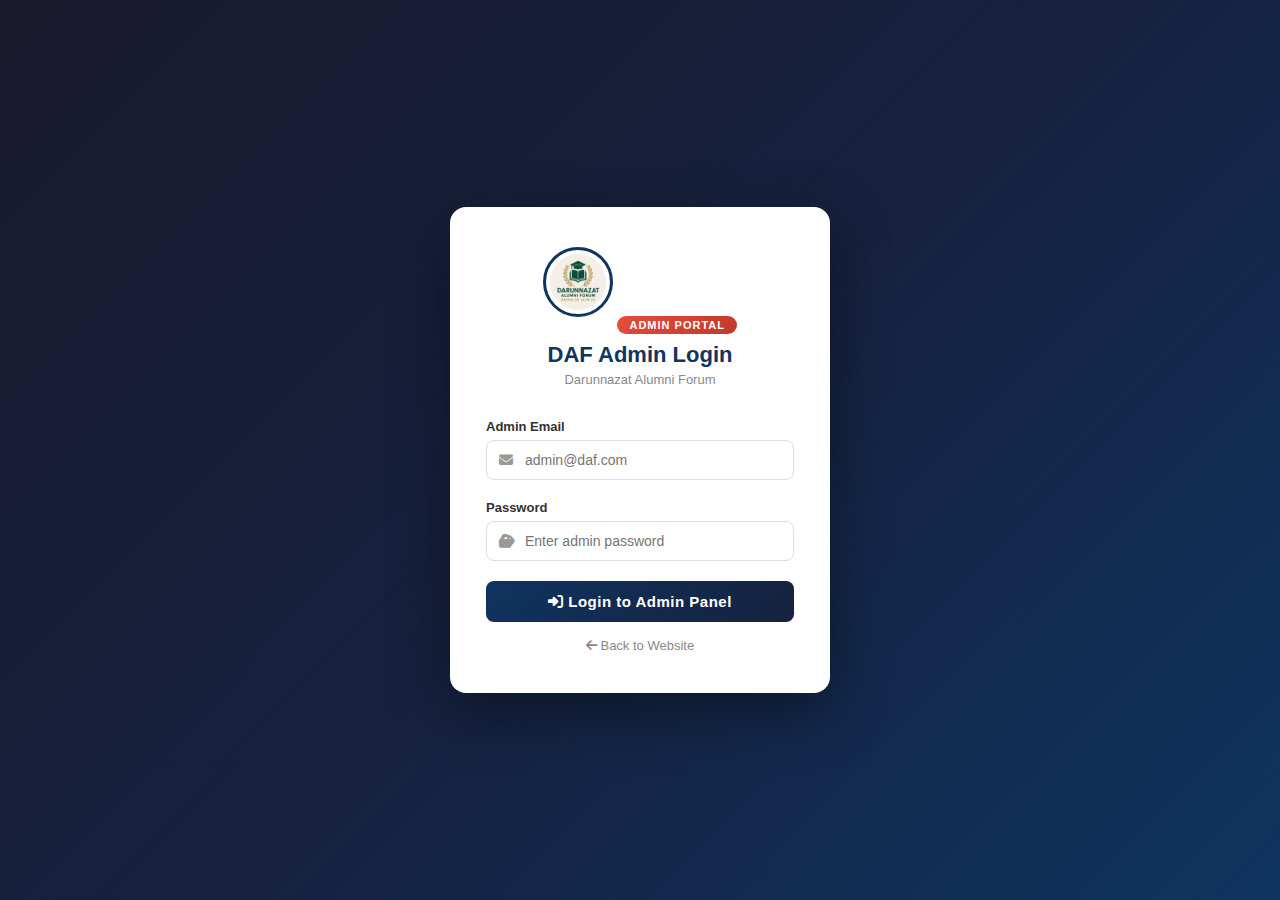
<file: admin-login.html>
<!DOCTYPE html>
<html lang="en">
<head>
    <meta charset="UTF-8">
    <meta name="viewport" content="width=device-width, initial-scale=1.0">
    <title>Admin Login - DAF</title>
    <link rel="icon" type="image/png" href="images/logo.jpeg">
    <link rel="shortcut icon" type="image/png" href="images/logo.jpeg">
    <link rel="apple-touch-icon" href="images/logo.jpeg">
    <link rel="stylesheet" href="https://cdnjs.cloudflare.com/ajax/libs/font-awesome/6.4.0/css/all.min.css">
    <style>
        * { margin: 0; padding: 0; box-sizing: border-box; }
        body {
            font-family: 'Segoe UI', Tahoma, Geneva, Verdana, sans-serif;
            background: linear-gradient(135deg, #1a1a2e 0%, #16213e 50%, #0f3460 100%);
            min-height: 100vh;
            display: flex;
            align-items: center;
            justify-content: center;
        }
        .admin-login-wrap {
            width: 100%;
            max-width: 420px;
            padding: 20px;
        }
        .admin-login-card {
            background: #fff;
            border-radius: 16px;
            padding: 40px 36px;
            box-shadow: 0 20px 60px rgba(0,0,0,0.4);
        }
        .admin-login-header {
            text-align: center;
            margin-bottom: 32px;
        }
        .admin-login-header img {
            width: 70px;
            height: 70px;
            object-fit: contain;
            margin-bottom: 12px;
            border-radius: 50%;
            border: 3px solid #0f3460;
            padding: 4px;
        }
        .admin-login-header h2 {
            font-size: 22px;
            color: #0f3460;
            font-weight: 700;
            margin-bottom: 4px;
        }
        .admin-login-header p {
            font-size: 13px;
            color: #888;
        }
        .admin-badge {
            display: inline-block;
            background: linear-gradient(135deg, #e74c3c, #c0392b);
            color: #fff;
            font-size: 11px;
            font-weight: 700;
            padding: 3px 12px;
            border-radius: 20px;
            letter-spacing: 1px;
            text-transform: uppercase;
            margin-bottom: 8px;
        }
        .form-group {
            margin-bottom: 20px;
        }
        .form-group label {
            display: block;
            font-size: 13px;
            font-weight: 600;
            color: #333;
            margin-bottom: 6px;
        }
        .input-icon {
            position: relative;
        }
        .input-icon i {
            position: absolute;
            left: 13px;
            top: 50%;
            transform: translateY(-50%);
            color: #999;
            font-size: 14px;
        }
        .input-icon input {
            width: 100%;
            padding: 11px 13px 11px 38px;
            border: 1.5px solid #ddd;
            border-radius: 8px;
            font-size: 14px;
            outline: none;
            transition: border-color 0.2s;
        }
        .input-icon input:focus {
            border-color: #0f3460;
        }
        .toggle-pw {
            position: absolute;
            right: 13px;
            top: 50%;
            transform: translateY(-50%);
            cursor: pointer;
            color: #999;
            font-size: 14px;
            left: auto;
        }
        .btn-admin-login {
            width: 100%;
            padding: 12px;
            background: linear-gradient(135deg, #0f3460, #16213e);
            color: #fff;
            border: none;
            border-radius: 8px;
            font-size: 15px;
            font-weight: 700;
            cursor: pointer;
            transition: opacity 0.2s;
            letter-spacing: 0.5px;
        }
        .btn-admin-login:hover { opacity: 0.9; }
        .back-link {
            display: block;
            text-align: center;
            margin-top: 16px;
            font-size: 13px;
            color: #888;
            text-decoration: none;
        }
        .back-link:hover { color: #0f3460; }
        .alert {
            padding: 12px 14px;
            border-radius: 8px;
            margin-bottom: 18px;
            font-size: 13px;
            display: flex;
            align-items: center;
            gap: 8px;
        }
        .alert-error { background: #fde8e8; color: #c0392b; border: 1px solid #f5c6c6; }
        .alert-success { background: #e8f5e9; color: #27ae60; border: 1px solid #c8e6c9; }
    </style>
</head>
<body>
    <div class="admin-login-wrap">
        <div class="admin-login-card">
            <div class="admin-login-header">
                <img src="images/logo.jpeg" alt="DAF Logo">
                <div class="admin-badge">Admin Portal</div>
                <h2>DAF Admin Login</h2>
                <p>Darunnazat Alumni Forum</p>
            </div>

            <div id="alertBox"></div>

            <form id="adminLoginForm">
                <div class="form-group">
                    <label for="adminEmail">Admin Email</label>
                    <div class="input-icon">
                        <i class="fas fa-envelope"></i>
                        <input type="email" id="adminEmail" placeholder="admin@daf.com" required>
                    </div>
                </div>
                <div class="form-group">
                    <label for="adminPassword">Password</label>
                    <div class="input-icon">
                        <i class="fas fa-lock"></i>
                        <input type="password" id="adminPassword" placeholder="Enter admin password" required>
                        <i class="fas fa-eye toggle-pw" id="toggleAdminPw"></i>
                    </div>
                </div>
                <button type="submit" class="btn-admin-login">
                    <i class="fas fa-sign-in-alt"></i> Login to Admin Panel
                </button>
            </form>
            <a href="index.html" class="back-link"><i class="fas fa-arrow-left"></i> Back to Website</a>
        </div>
    </div>

    <script>
        // Toggle password
        document.getElementById('toggleAdminPw').addEventListener('click', function() {
            const pw = document.getElementById('adminPassword');
            const type = pw.getAttribute('type') === 'password' ? 'text' : 'password';
            pw.setAttribute('type', type);
            this.classList.toggle('fa-eye');
            this.classList.toggle('fa-eye-slash');
        });

        // Admin credentials
        const ADMIN_CREDENTIALS = [
            { email: 'admin@daf.com', password: 'admin@123', name: 'Super Admin' },
            { email: 'daf.admin@gmail.com', password: 'daf@2025', name: 'DAF Admin' }
        ];

        document.getElementById('adminLoginForm').addEventListener('submit', function(e) {
            e.preventDefault();
            const email = document.getElementById('adminEmail').value.trim();
            const password = document.getElementById('adminPassword').value;

            const admin = ADMIN_CREDENTIALS.find(a => a.email === email && a.password === password);

            if (admin) {
                sessionStorage.setItem('adminUser', JSON.stringify({ email: admin.email, name: admin.name }));
                showAlert('Login successful! Redirecting...', 'success');
                setTimeout(() => { window.location.href = 'admin.html'; }, 1200);
            } else {
                showAlert('Invalid admin email or password!', 'error');
            }
        });

        function showAlert(msg, type) {
            document.getElementById('alertBox').innerHTML = `
                <div class="alert alert-${type}">
                    <i class="fas fa-${type === 'success' ? 'check-circle' : 'exclamation-circle'}"></i>
                    ${msg}
                </div>`;
        }
    </script>
</body>
</html>
</file>
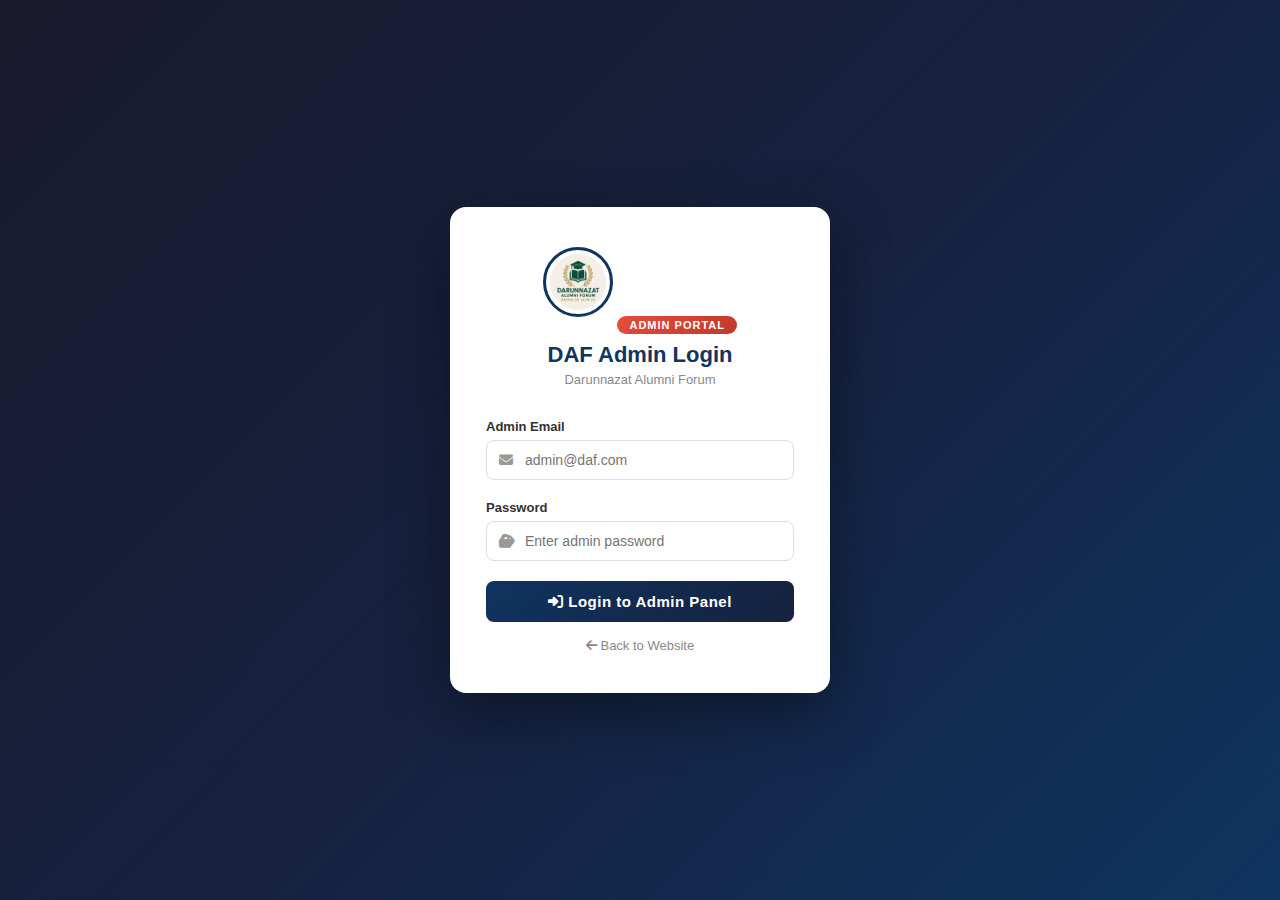
<file: admin.html>
<!DOCTYPE html>
<html lang="en">
<head>
    <meta charset="UTF-8">
    <meta name="viewport" content="width=device-width, initial-scale=1.0">
    <title>Admin Panel - DAF</title>
    <link rel="icon" type="image/png" href="images/logo.jpeg">
    <link rel="shortcut icon" type="image/png" href="images/logo.jpeg">
    <link rel="apple-touch-icon" href="images/logo.jpeg">
    <link rel="stylesheet" href="https://cdnjs.cloudflare.com/ajax/libs/font-awesome/6.4.0/css/all.min.css">
    <link rel="stylesheet" href="admin.css">
</head>
<body>

    <!-- Sidebar -->
    <aside class="admin-sidebar" id="adminSidebar">
        <div class="sidebar-logo">
            <img src="images/logo.jpeg" alt="DAF Logo">
            <div>
                <span class="site-name">DAF</span>
                <span class="admin-tag">Admin Panel</span>
            </div>
        </div>

        <nav class="sidebar-nav">
            <a href="#" class="nav-item active" data-section="dashboard">
                <i class="fas fa-th-large"></i><span>Dashboard</span>
            </a>
            <a href="#" class="nav-item" data-section="users">
                <i class="fas fa-users"></i><span>All Users</span>
                <span class="count-badge" id="sidebarUserCount">0</span>
            </a>
            <a href="#" class="nav-item" data-section="dakhil">
                <i class="fas fa-graduation-cap"></i><span>Dakhil 2020</span>
            </a>
            <a href="#" class="nav-item" data-section="alim">
                <i class="fas fa-user-graduate"></i><span>Alim 2022</span>
            </a>
            <a href="#" class="nav-item" data-section="announcements">
                <i class="fas fa-bullhorn"></i><span>Announcements</span>
            </a>
            <a href="#" class="nav-item" data-section="gallery">
                <i class="fas fa-images"></i><span>Gallery</span>
            </a>
            <a href="#" class="nav-item" data-section="hero">
                <i class="fas fa-image"></i><span>Hero Slides</span>
            </a>
            <a href="#" class="nav-item" data-section="about">
                <i class="fas fa-info-circle"></i><span>About Us</span>
            </a>
            <a href="#" class="nav-item" data-section="contact">
                <i class="fas fa-address-book"></i><span>Contact Us</span>
            </a>
            <a href="#" class="nav-item" data-section="inbox">
                <i class="fas fa-inbox"></i><span>Message Inbox</span>
                <span class="count-badge" id="sidebarInboxCount" style="display:none;">0</span>
            </a>
            <a href="#" class="nav-item" data-section="settings">
                <i class="fas fa-cog"></i><span>Site Settings</span>
            </a>
            <div class="sidebar-divider"></div>
            <a href="index.html" class="nav-item" target="_blank">
                <i class="fas fa-globe"></i><span>View Website</span>
            </a>
            <a href="#" class="nav-item danger" id="adminLogoutBtn">
                <i class="fas fa-sign-out-alt"></i><span>Logout</span>
            </a>
        </nav>
    </aside>

    <!-- Main Content -->
    <div class="admin-main" id="adminMain">

        <!-- Top Bar -->
        <header class="admin-topbar">
            <button class="sidebar-toggle" id="sidebarToggle">
                <i class="fas fa-bars"></i>
            </button>
            <div class="topbar-title" id="topbarTitle">Dashboard</div>
            <div class="topbar-right">
                <span class="admin-name"><i class="fas fa-user-shield"></i> <span id="adminNameDisplay">Admin</span></span>
            </div>
        </header>

        <!-- ===== DASHBOARD SECTION ===== -->
        <section class="admin-section active" id="section-dashboard">
            <div class="section-header">
                <h2><i class="fas fa-th-large"></i> Dashboard Overview</h2>
                <p>Welcome to DAF Admin Panel</p>
            </div>

            <div class="stats-grid">
                <div class="stat-card blue">
                    <div class="stat-icon"><i class="fas fa-users"></i></div>
                    <div class="stat-info">
                        <h3 id="statTotalUsers">0</h3>
                        <p>Total Registered Users</p>
                    </div>
                </div>
                <div class="stat-card green">
                    <div class="stat-icon"><i class="fas fa-graduation-cap"></i></div>
                    <div class="stat-info">
                        <h3 id="statDakhil">0</h3>
                        <p>Dakhil 2020 Batch</p>
                    </div>
                </div>
                <div class="stat-card orange">
                    <div class="stat-icon"><i class="fas fa-user-graduate"></i></div>
                    <div class="stat-info">
                        <h3 id="statAlim">0</h3>
                        <p>Alim 2022 Batch</p>
                    </div>
                </div>
                <div class="stat-card purple">
                    <div class="stat-icon"><i class="fas fa-calendar-check"></i></div>
                    <div class="stat-info">
                        <h3 id="statToday">0</h3>
                        <p>Registered Today</p>
                    </div>
                </div>
            </div>

            <!-- Recent Registrations -->
            <div class="admin-card">
                <div class="card-header">
                    <h3><i class="fas fa-clock"></i> Recent Registrations</h3>
                    <button class="btn-sm btn-primary" onclick="showSection('users')">View All</button>
                </div>
                <div class="table-wrap">
                    <table class="admin-table" id="recentTable">
                        <thead>
                            <tr>
                                <th>#</th>
                                <th>Name</th>
                                <th>Email</th>
                                <th>Batch</th>
                                <th>Profession</th>
                                <th>Registered</th>
                                <th>Action</th>
                            </tr>
                        </thead>
                        <tbody id="recentTableBody"></tbody>
                    </table>
                </div>
            </div>
        </section>

        <!-- ===== ALL USERS SECTION ===== -->
        <section class="admin-section" id="section-users">
            <div class="section-header">
                <h2><i class="fas fa-users"></i> All Registered Users</h2>
                <p>View, manage and delete user accounts</p>
            </div>

            <div class="admin-card">
                <div class="card-header">
                    <div class="search-filter">
                        <div class="search-box">
                            <i class="fas fa-search"></i>
                            <input type="text" id="userSearch" placeholder="Search by name, email, alumni ID, profession...">
                        </div>
                        <select id="batchFilter">
                            <option value="all">All Batches</option>
                            <option value="dakhil2020">Dakhil 2020</option>
                            <option value="alim2022">Alim 2022</option>
                        </select>
                    </div>
                    <div class="card-actions">
                        <span class="total-badge" id="userCountBadge">0 Users</span>
                        <button class="btn-sm btn-danger" onclick="deleteAllUsers()">
                            <i class="fas fa-trash-alt"></i> Delete All
                        </button>
                    </div>
                </div>
                <div class="table-wrap">
                    <table class="admin-table" id="usersTable">
                        <thead>
                            <tr>
                                <th>#</th>
                                <th>Photo</th>
                                <th>Name</th>
                                <th>Alumni ID</th>
                                <th>Email</th>
                                <th>Phone</th>
                                <th>Batch</th>
                                <th>Profession</th>
                                <th>Location</th>
                                <th>Registered</th>
                                <th>Action</th>
                            </tr>
                        </thead>
                        <tbody id="usersTableBody"></tbody>
                    </table>
                </div>
            </div>
        </section>

        <!-- ===== DAKHIL 2020 SECTION ===== -->
        <section class="admin-section" id="section-dakhil">
            <div class="section-header">
                <h2><i class="fas fa-graduation-cap"></i> Dakhil 2020 Batch</h2>
                <p>All alumni from Dakhil 2020 batch</p>
            </div>
            <div class="admin-card">
                <div class="card-header">
                    <span class="total-badge" id="dakhilCountBadge">0 Members</span>
                </div>
                <div class="table-wrap">
                    <table class="admin-table">
                        <thead>
                            <tr><th>#</th><th>Photo</th><th>Name</th><th>Alumni ID</th><th>Email</th><th>Phone</th><th>Profession</th><th>Location</th><th>Action</th></tr>
                        </thead>
                        <tbody id="dakhilTableBody"></tbody>
                    </table>
                </div>
            </div>
        </section>

        <!-- ===== ALIM 2022 SECTION ===== -->
        <section class="admin-section" id="section-alim">
            <div class="section-header">
                <h2><i class="fas fa-user-graduate"></i> Alim 2022 Batch</h2>
                <p>All alumni from Alim 2022 batch</p>
            </div>
            <div class="admin-card">
                <div class="card-header">
                    <span class="total-badge" id="alimCountBadge">0 Members</span>
                </div>
                <div class="table-wrap">
                    <table class="admin-table">
                        <thead>
                            <tr><th>#</th><th>Photo</th><th>Name</th><th>Alumni ID</th><th>Email</th><th>Phone</th><th>Profession</th><th>Location</th><th>Action</th></tr>
                        </thead>
                        <tbody id="alimTableBody"></tbody>
                    </table>
                </div>
            </div>
        </section>

        <!-- ===== ANNOUNCEMENTS SECTION ===== -->
        <section class="admin-section" id="section-announcements">
            <div class="section-header">
                <h2><i class="fas fa-bullhorn"></i> Announcements</h2>
                <p>Manage site announcements and notices</p>
            </div>

            <div class="admin-card">
                <div class="card-header">
                    <h3><i class="fas fa-plus-circle"></i> Add New Announcement</h3>
                </div>
                <div class="form-grid">
                    <div class="form-group full">
                        <label>Announcement Title</label>
                        <input type="text" id="announcementTitle" placeholder="e.g. Annual Reunion 2025">
                    </div>
                    <div class="form-group full">
                        <label>Message</label>
                        <textarea id="announcementMsg" rows="4" placeholder="Write your announcement here..."></textarea>
                    </div>
                    <div class="form-group">
                        <label>Type</label>
                        <select id="announcementType">
                            <option value="info">Info</option>
                            <option value="success">Success</option>
                            <option value="warning">Warning</option>
                            <option value="danger">Important</option>
                        </select>
                    </div>
                    <div class="form-group">
                        <label>Date</label>
                        <input type="date" id="announcementDate">
                    </div>
                    <div class="form-group full">
                        <label>Link URL <span style="font-weight:400;color:#888;">— optional, opens when clicked on the bar</span></label>
                        <input type="url" id="announcementLink" placeholder="https://example.com">
                    </div>
                    <div class="form-group full">
                        <button class="btn-primary" onclick="saveAnnouncement()">
                            <i class="fas fa-save"></i> Save Announcement
                        </button>
                    </div>
                </div>
            </div>

            <div class="admin-card">
                <div class="card-header">
                    <h3><i class="fas fa-list"></i> Existing Announcements</h3>
                </div>
                <div id="announcementsList"></div>
            </div>
        </section>
        </section>

        <!-- ===== CONTACT US SECTION ===== -->
        <section class="admin-section" id="section-contact">
            <div class="section-header">
                <h2><i class="fas fa-address-book"></i> Contact Us</h2>
                <p>Edit the contact information shown on the home page</p>
            </div>

            <div class="admin-card">
                <div class="card-header"><h3><i class="fas fa-map-marker-alt"></i> Address</h3></div>
                <div class="form-grid">
                    <div class="form-group full">
                        <label>Address (English)</label>
                        <textarea id="ctcAddrEn" rows="2" placeholder="e.g. DAF, East Boxnagar, Demra, Dhaka"></textarea>
                    </div>
                    <div class="form-group full">
                        <label>Address (Bangla)</label>
                        <textarea id="ctcAddrBn" rows="2" placeholder="বাংলা ঠিকানা..."></textarea>
                    </div>
                </div>
            </div>

            <div class="admin-card">
                <div class="card-header"><h3><i class="fas fa-phone"></i> Phone &amp; Email</h3></div>
                <div class="form-grid">
                    <div class="form-group">
                        <label>Phone Number</label>
                        <input type="text" id="ctcPhone" placeholder="e.g. +880 963 851 0916">
                    </div>
                    <div class="form-group">
                        <label>Email Address</label>
                        <input type="email" id="ctcEmail" placeholder="e.g. alumni@gmail.com">
                    </div>
                </div>
            </div>

            <div class="admin-card">
                <div class="card-header"><h3><i class="fas fa-share-alt"></i> Social Media Links</h3></div>
                <p style="font-size:12px;color:#888;padding:0 16px 10px;"><i class="fas fa-info-circle" style="margin-right:4px;"></i>These links update both the <strong>Contact section</strong> and the <strong>Follow Us</strong> footer on the website. Leave blank to hide an icon.</p>
                <div class="form-grid">
                    <div class="form-group">
                        <label><i class="fab fa-facebook" style="color:#1877f2;margin-right:6px;"></i>Facebook URL</label>
                        <input type="url" id="ctcFacebook" placeholder="https://facebook.com/...">
                    </div>
                    <div class="form-group">
                        <label><i class="fab fa-twitter" style="color:#1da1f2;margin-right:6px;"></i>Twitter / X URL</label>
                        <input type="url" id="ctcTwitter" placeholder="https://twitter.com/...">
                    </div>
                    <div class="form-group">
                        <label><i class="fab fa-linkedin" style="color:#0a66c2;margin-right:6px;"></i>LinkedIn URL</label>
                        <input type="url" id="ctcLinkedin" placeholder="https://linkedin.com/...">
                    </div>
                    <div class="form-group">
                        <label><i class="fab fa-instagram" style="color:#e1306c;margin-right:6px;"></i>Instagram URL</label>
                        <input type="url" id="ctcInstagram" placeholder="https://instagram.com/...">
                    </div>
                    <div class="form-group full">
                        <button class="btn-primary" onclick="saveContactSection()">
                            <i class="fas fa-save"></i> Save Contact Info
                        </button>
                    </div>
                </div>
            </div>
        </section>

        <!-- ===== MESSAGE INBOX SECTION ===== -->
        <section class="admin-section" id="section-inbox">
            <div class="section-header">
                <h2><i class="fas fa-inbox"></i> Message Inbox</h2>
                <p>Messages sent by visitors from the Contact Us form</p>
            </div>
            <div id="inboxMsgContainer"></div>
        </section>

        <!-- ===== ABOUT US SECTION ===== -->
        <section class="admin-section" id="section-about">
            <div class="section-header">
                <h2><i class="fas fa-info-circle"></i> About Us</h2>
                <p>Edit the About Us section content shown on the home page</p>
            </div>

            <div class="admin-card">
                <div class="card-header"><h3><i class="fas fa-align-left"></i> Description</h3></div>
                <div class="form-grid">
                    <div class="form-group full">
                        <label>About Text (English)</label>
                        <textarea id="aboutDescEn" rows="4" placeholder="English description..."></textarea>
                    </div>
                    <div class="form-group full">
                        <label>About Text (Bangla)</label>
                        <textarea id="aboutDescBn" rows="4" placeholder="বাংলা বিবরণ..."></textarea>
                    </div>
                </div>
            </div>

            <div class="admin-card">
                <div class="card-header"><h3><i class="fas fa-chart-bar"></i> Statistics</h3></div>
                <div class="form-grid">
                    <div class="form-group">
                        <label>Stat 1 — Value</label>
                        <input type="text" id="aboutStat1Val" placeholder="e.g. ৫০০+">
                    </div>
                    <div class="form-group">
                        <label>Stat 1 — Label (English)</label>
                        <input type="text" id="aboutStat1LblEn" placeholder="e.g. Alumni Members">
                    </div>
                    <div class="form-group">
                        <label>Stat 1 — Label (Bangla)</label>
                        <input type="text" id="aboutStat1LblBn" placeholder="e.g. আলামনাই সদস্য">
                    </div>
                    <div class="form-group"></div>
                    <div class="form-group">
                        <label>Stat 2 — Value</label>
                        <input type="text" id="aboutStat2Val" placeholder="e.g. ২০+">
                    </div>
                    <div class="form-group">
                        <label>Stat 2 — Label (English)</label>
                        <input type="text" id="aboutStat2LblEn" placeholder="e.g. Events Organized">
                    </div>
                    <div class="form-group">
                        <label>Stat 2 — Label (Bangla)</label>
                        <input type="text" id="aboutStat2LblBn" placeholder="e.g. ইভেন্ট আয়োজিত">
                    </div>
                    <div class="form-group"></div>
                    <div class="form-group">
                        <label>Stat 3 — Value</label>
                        <input type="text" id="aboutStat3Val" placeholder="e.g. ১৫+">
                    </div>
                    <div class="form-group">
                        <label>Stat 3 — Label (English)</label>
                        <input type="text" id="aboutStat3LblEn" placeholder="e.g. Social Services">
                    </div>
                    <div class="form-group">
                        <label>Stat 3 — Label (Bangla)</label>
                        <input type="text" id="aboutStat3LblBn" placeholder="e.g. সমাজসেবা কার্যক্রম">
                    </div>
                    <div class="form-group"></div>
                </div>
            </div>

            <div class="admin-card">
                <div class="card-header"><h3><i class="fas fa-bullseye"></i> Mission &amp; Vision</h3></div>
                <div class="form-grid">
                    <div class="form-group full">
                        <label>Mission Text (English)</label>
                        <textarea id="aboutMissionEn" rows="3" placeholder="Our mission..."></textarea>
                    </div>
                    <div class="form-group full">
                        <label>Mission Text (Bangla)</label>
                        <textarea id="aboutMissionBn" rows="3" placeholder="আমাদের লক্ষ্য..."></textarea>
                    </div>
                    <div class="form-group full">
                        <label>Vision Text (English)</label>
                        <textarea id="aboutVisionEn" rows="3" placeholder="Our vision..."></textarea>
                    </div>
                    <div class="form-group full">
                        <label>Vision Text (Bangla)</label>
                        <textarea id="aboutVisionBn" rows="3" placeholder="আমাদের স্বপ্ন..."></textarea>
                    </div>
                    <div class="form-group full">
                        <button class="btn-primary" onclick="saveAboutSection()">
                            <i class="fas fa-save"></i> Save All Changes
                        </button>
                    </div>
                </div>
            </div>
        </section>

        <!-- ===== HERO SLIDES SECTION ===== -->
        <section class="admin-section" id="section-hero">
            <div class="section-header">
                <h2><i class="fas fa-image"></i> Hero Slides</h2>
                <p>Upload photos that display as a slideshow on the home page banner</p>
            </div>

            <div class="admin-card">
                <div class="card-header">
                    <h3><i class="fas fa-plus-circle"></i> Add Slides</h3>
                </div>
                <div class="form-grid">
                    <div class="form-group full">
                        <label>Select Photos <span style="font-weight:400;color:#888;">— multiple allowed, any size</span></label>
                        <div class="file-upload-area" id="heroUploadArea">
                            <i class="fas fa-cloud-upload-alt" style="font-size:36px;color:#aaa;display:block;margin-bottom:10px;"></i>
                            <span id="heroUploadLabel" style="font-size:15px;">Click to choose photos or drag &amp; drop here</span>
                            <input type="file" id="heroFileInput" accept="image/*" multiple style="display:none;">
                        </div>
                        <div id="heroUploadProgress" style="display:none;margin-top:10px;">
                            <div style="background:#e9e9e9;border-radius:6px;height:8px;overflow:hidden;">
                                <div id="heroProgressBar" style="height:100%;background:var(--primary);width:0%;transition:width 0.2s;"></div>
                            </div>
                            <p id="heroProgressText" style="font-size:12px;color:#666;margin-top:5px;"></p>
                        </div>
                        <div id="heroPreviewRow" style="display:grid;grid-template-columns:repeat(auto-fill,minmax(90px,1fr));gap:8px;margin-top:10px;"></div>
                    </div>
                    <div class="form-group full">
                        <button class="btn-primary" id="heroAddBtn" onclick="addHeroSlides()" disabled style="opacity:0.5;">
                            <i class="fas fa-plus"></i> Add to Slideshow
                        </button>
                    </div>
                </div>
            </div>

            <div class="admin-card">
                <div class="card-header" style="display:flex;justify-content:space-between;align-items:center;">
                    <h3><i class="fas fa-th"></i> Current Slides <span id="heroSlideCount" style="font-size:13px;font-weight:400;color:#888;"></span></h3>
                    <button class="btn-sm btn-danger" onclick="clearAllHeroSlides()"><i class="fas fa-trash"></i> Clear All</button>
                </div>
                <p style="font-size:12px;color:#aaa;padding:0 16px 8px;">Drag to reorder &nbsp;|&nbsp; First photo = first slide</p>
                <div id="heroSlideGrid" style="display:grid;grid-template-columns:repeat(auto-fill,minmax(180px,1fr));gap:14px;padding:16px;"></div>
            </div>
        </section>

        <!-- ===== GALLERY SECTION ===== -->
        <section class="admin-section" id="section-gallery">
            <div class="section-header">
                <h2><i class="fas fa-images"></i> Photo Gallery</h2>
                <p>Add and manage photos shown on the website gallery</p>
            </div>

            <div class="admin-card">
                <div class="card-header">
                    <h3><i class="fas fa-plus-circle"></i> Add Photos</h3>
                </div>
                <div class="form-grid">
                    <div class="form-group full">
                        <label>Select Photos <span style="font-weight:400;color:#888;">— jpg, png, webp — unlimited, multiple allowed</span></label>
                        <div class="file-upload-area" id="fileUploadArea">
                            <i class="fas fa-cloud-upload-alt" style="font-size:36px;color:#aaa;display:block;margin-bottom:10px;"></i>
                            <span id="fileUploadLabel" style="font-size:15px;">Click to choose photos or drag &amp; drop here</span>
                            <span style="font-size:12px;color:#bbb;margin-top:4px;">Supports JPG, PNG, WEBP &mdash; any size</span>
                            <input type="file" id="galleryFileInput" accept="image/*" multiple style="display:none;">
                        </div>
                        <div id="galleryUploadProgress" style="display:none;margin-top:10px;">
                            <div style="background:#e9e9e9;border-radius:6px;height:8px;overflow:hidden;">
                                <div id="galleryProgressBar" style="height:100%;background:var(--primary);width:0%;transition:width 0.2s;"></div>
                            </div>
                            <p id="galleryProgressText" style="font-size:12px;color:#666;margin-top:5px;">Reading photos...</p>
                        </div>
                        <div id="galleryPreviewRow" style="display:grid;grid-template-columns:repeat(auto-fill,minmax(90px,1fr));gap:8px;margin-top:10px;"></div>
                    </div>
                    <div class="form-group full">
                        <label>Caption <span style="font-weight:400;color:#888;">— optional, applies to all selected photos</span></label>
                        <input type="text" id="galleryCaption" placeholder="e.g. Annual Reunion 2025">
                    </div>
                    <div class="form-group full">
                        <button class="btn-primary" id="galleryAddBtn" onclick="addGalleryPhoto()" disabled style="opacity:0.5;">
                            <i class="fas fa-plus"></i> Add to Gallery
                        </button>
                    </div>
                </div>
            </div>

            <div class="admin-card">
                <div class="card-header" style="display:flex;justify-content:space-between;align-items:center;">
                    <h3><i class="fas fa-th"></i> Current Photos <span id="galleryCount" style="font-size:13px;font-weight:400;color:#888;"></span></h3>
                    <div style="display:flex;align-items:center;gap:10px;">
                        <span id="storageInfo" style="font-size:12px;color:#aaa;"></span>
                        <button class="btn-sm btn-danger" onclick="clearAllGallery()" style="font-size:12px;"><i class="fas fa-trash"></i> Clear All</button>
                    </div>
                </div>
                <div id="adminGalleryGrid" style="display:grid;grid-template-columns:repeat(auto-fill,minmax(180px,1fr));gap:14px;padding:16px;"></div>
            </div>
        </section>
        <!-- ===== SITE SETTINGS SECTION ===== -->
        <section class="admin-section" id="section-settings">
            <div class="section-header">
                <h2><i class="fas fa-cog"></i> Site Settings</h2>
                <p>Update website content and information</p>
            </div>

            <!-- Contact Info -->
            <div class="admin-card">
                <div class="card-header">
                    <h3><i class="fas fa-address-card"></i> Contact Information</h3>
                </div>
                <div class="form-grid">
                    <div class="form-group full">
                        <label>Organization Name (English)</label>
                        <input type="text" id="settingOrgEn" placeholder="Darunnazat Alumni Forum">
                    </div>
                    <div class="form-group full">
                        <label>Organization Name (Bangla)</label>
                        <input type="text" id="settingOrgBn" placeholder="দারুননাজাত অ্যালামনাই ফোরাম">
                    </div>
                    <div class="form-group full">
                        <label>Address (English)</label>
                        <input type="text" id="settingAddressEn" placeholder="East Boxnagar, Sarulia, Demra, Dhaka–1361, Bangladesh">
                    </div>
                    <div class="form-group full">
                        <label>Address (Bangla)</label>
                        <input type="text" id="settingAddressBn" placeholder="পূর্ব বক্সনগর, সারুলিয়া, ডেমরা, ঢাকা–১৩৬১, বাংলাদেশ">
                    </div>
                    <div class="form-group">
                        <label>Phone</label>
                        <input type="text" id="settingPhone" placeholder="+880 963 851 0916">
                    </div>
                    <div class="form-group">
                        <label>Email</label>
                        <input type="text" id="settingEmail" placeholder="alumni.dskmaa2025@gmail.com">
                    </div>
                    <div class="form-group">
                        <label>Facebook URL</label>
                        <input type="text" id="settingFacebook" placeholder="https://facebook.com/...">
                    </div>
                    <div class="form-group">
                        <label>Website Notice / Hero Subtitle</label>
                        <input type="text" id="settingHeroSub" placeholder="DAF | Dakhil 2020 | Alim 2022">
                    </div>
                    <div class="form-group full">
                        <button class="btn-primary" onclick="saveContactSettings()">
                            <i class="fas fa-save"></i> Save Contact Settings
                        </button>
                    </div>
                </div>
            </div>

            <!-- Events Settings -->
            <div class="admin-card">
                <div class="card-header">
                    <h3><i class="fas fa-calendar-plus"></i> Manage Events</h3>
                </div>
                <div class="form-grid">
                    <div class="form-group full">
                        <label>Event Title</label>
                        <input type="text" id="eventTitle" placeholder="e.g. Annual Alumni Reunion">
                    </div>
                    <div class="form-group">
                        <label>Event Date</label>
                        <input type="date" id="eventDate">
                    </div>
                    <div class="form-group">
                        <label>Event Time</label>
                        <input type="time" id="eventTime">
                    </div>
                    <div class="form-group full">
                        <label>Location</label>
                        <input type="text" id="eventLocation" placeholder="Darunnazat Siddikia Kamil Madrasah Campus">
                    </div>
                    <div class="form-group full">
                        <label>Description</label>
                        <textarea id="eventDesc" rows="3" placeholder="Event description..."></textarea>
                    </div>
                    <div class="form-group full">
                        <label>Link (Optional) <span style="font-weight:400;color:#888;">— e.g. Registration URL</span></label>
                        <input type="url" id="eventLink" placeholder="https://example.com/register">
                    </div>
                    <input type="hidden" id="eventEditId">
                    <div class="form-group full" style="display:flex;gap:10px;flex-wrap:wrap;">
                        <button class="btn-primary" id="eventSaveBtn" onclick="saveEvent()" style="flex:1;">
                            <i class="fas fa-plus"></i> Add Event
                        </button>
                        <button class="btn-secondary" id="eventCancelBtn" onclick="cancelEditEvent()" style="display:none;flex:1;">
                            <i class="fas fa-times"></i> Cancel
                        </button>
                    </div>
                </div>

                <div id="eventsList" style="margin-top:16px;"></div>
            </div>

            <!-- Admin Password Change -->
            <div class="admin-card">
                <div class="card-header">
                    <h3><i class="fas fa-key"></i> Change Admin Password</h3>
                </div>
                <div class="form-grid">
                    <div class="form-group">
                        <label>New Password</label>
                        <input type="password" id="newAdminPw" placeholder="New password">
                    </div>
                    <div class="form-group">
                        <label>Confirm Password</label>
                        <input type="password" id="confirmAdminPw" placeholder="Confirm password">
                    </div>
                    <div class="form-group full">
                        <button class="btn-primary" onclick="changeAdminPassword()">
                            <i class="fas fa-save"></i> Update Password
                        </button>
                    </div>
                </div>
            </div>
        </section>

    </div>

    <!-- ===== USER DETAIL MODAL ===== -->
    <div class="modal-overlay" id="modalOverlay">
        <div class="modal" id="userModal">
            <div class="modal-header">
                <h3><i class="fas fa-user-circle"></i> User Profile</h3>
                <button class="modal-close" onclick="closeModal()"><i class="fas fa-times"></i></button>
            </div>
            <div class="modal-body" id="modalBody"></div>
        </div>
    </div>

    <!-- Toast Notification -->
    <div class="toast" id="toast"></div>

    <!-- ===== EDIT ANNOUNCEMENT MODAL ===== -->
    <div id="annEditModal" style="display:none;position:fixed;inset:0;background:rgba(0,0,0,0.55);z-index:9999;align-items:center;justify-content:center;">
        <div style="background:#fff;border-radius:14px;padding:30px 28px;width:100%;max-width:520px;box-shadow:0 10px 40px rgba(0,0,0,0.2);position:relative;margin:20px;">
            <button onclick="closeAnnEditModal()" style="position:absolute;top:14px;right:16px;background:none;border:none;font-size:22px;cursor:pointer;color:#888;line-height:1;">&times;</button>
            <h3 style="margin:0 0 20px;font-size:17px;"><i class="fas fa-edit" style="margin-right:8px;color:var(--primary);"></i>Edit Announcement</h3>
            <input type="hidden" id="editAnnId">
            <div class="form-group" style="margin-bottom:14px;">
                <label style="font-size:13px;font-weight:600;color:#555;display:block;margin-bottom:6px;">Title</label>
                <input type="text" id="editAnnTitle" style="width:100%;padding:10px 12px;border:1.5px solid #ddd;border-radius:8px;font-size:14px;box-sizing:border-box;">
            </div>
            <div class="form-group" style="margin-bottom:14px;">
                <label style="font-size:13px;font-weight:600;color:#555;display:block;margin-bottom:6px;">Message</label>
                <textarea id="editAnnMsg" rows="3" style="width:100%;padding:10px 12px;border:1.5px solid #ddd;border-radius:8px;font-size:14px;box-sizing:border-box;resize:vertical;"></textarea>
            </div>
            <div style="display:grid;grid-template-columns:1fr 1fr;gap:12px;margin-bottom:14px;">
                <div>
                    <label style="font-size:13px;font-weight:600;color:#555;display:block;margin-bottom:6px;">Type</label>
                    <select id="editAnnType" style="width:100%;padding:10px 12px;border:1.5px solid #ddd;border-radius:8px;font-size:14px;">
                        <option value="info">Info</option>
                        <option value="success">Success</option>
                        <option value="warning">Warning</option>
                        <option value="danger">Important</option>
                    </select>
                </div>
                <div>
                    <label style="font-size:13px;font-weight:600;color:#555;display:block;margin-bottom:6px;">Date</label>
                    <input type="date" id="editAnnDate" style="width:100%;padding:10px 12px;border:1.5px solid #ddd;border-radius:8px;font-size:14px;">
                </div>
            </div>
            <div style="margin-bottom:20px;">
                <label style="font-size:13px;font-weight:600;color:#555;display:block;margin-bottom:6px;">Link URL <span style="font-weight:400;color:#aaa;">(optional)</span></label>
                <input type="url" id="editAnnLink" placeholder="https://example.com" style="width:100%;padding:10px 12px;border:1.5px solid #ddd;border-radius:8px;font-size:14px;box-sizing:border-box;">
            </div>
            <div style="display:flex;gap:10px;justify-content:flex-end;">
                <button onclick="closeAnnEditModal()" style="padding:10px 20px;border:1.5px solid #ddd;background:#fff;border-radius:8px;cursor:pointer;font-size:14px;">Cancel</button>
                <button onclick="updateAnnouncement()" class="btn-primary" style="padding:10px 22px;"><i class="fas fa-save"></i> Save Changes</button>
            </div>
        </div>
    </div>

    <!-- ===== SEND MESSAGE MODAL ===== -->
    <div id="sendMsgModal" style="display:none;position:fixed;inset:0;background:rgba(0,0,0,0.55);z-index:9999;align-items:center;justify-content:center;">
        <div style="background:#fff;border-radius:14px;padding:30px 28px;width:100%;max-width:500px;box-shadow:0 10px 40px rgba(0,0,0,0.2);position:relative;margin:20px;">
            <button onclick="closeSendMsgModal()" style="position:absolute;top:14px;right:16px;background:none;border:none;font-size:22px;cursor:pointer;color:#888;">&times;</button>
            <h3 style="margin:0 0 6px;font-size:17px;"><i class="fas fa-paper-plane" style="margin-right:8px;color:#1565c0;"></i>Send Message to User</h3>
            <p style="font-size:13px;color:#888;margin-bottom:18px;">To: <strong id="msgToName"></strong></p>
            <input type="hidden" id="msgToEmail">
            <div style="margin-bottom:14px;">
                <label style="font-size:13px;font-weight:600;color:#555;display:block;margin-bottom:6px;">Subject <span style="color:#e74c3c;">*</span></label>
                <input type="text" id="msgSubject" placeholder="Enter message subject" style="width:100%;padding:10px 12px;border:1.5px solid #ddd;border-radius:8px;font-size:14px;box-sizing:border-box;">
            </div>
            <div style="margin-bottom:20px;">
                <label style="font-size:13px;font-weight:600;color:#555;display:block;margin-bottom:6px;">Message <span style="color:#e74c3c;">*</span></label>
                <textarea id="msgBody" rows="5" placeholder="Type your message here..." style="width:100%;padding:10px 12px;border:1.5px solid #ddd;border-radius:8px;font-size:14px;box-sizing:border-box;resize:vertical;"></textarea>
            </div>
            <div style="display:flex;gap:10px;justify-content:flex-end;">
                <button onclick="closeSendMsgModal()" style="padding:10px 20px;border:1.5px solid #ddd;background:#fff;border-radius:8px;cursor:pointer;font-size:14px;">Cancel</button>
                <button onclick="sendMessageToUser()" style="padding:10px 22px;background:#1565c0;color:#fff;border:none;border-radius:8px;cursor:pointer;font-size:14px;font-weight:600;"><i class="fas fa-paper-plane"></i> Send Message</button>
            </div>
        </div>
    </div>

    <!-- Announcement Detail View Modal -->
    <div id="annViewModal" style="display:none;position:fixed;inset:0;background:rgba(0,0,0,0.6);z-index:9999;align-items:center;justify-content:center;padding:16px;">
        <div style="background:#fff;border-radius:16px;max-width:540px;width:100%;box-shadow:0 8px 40px rgba(0,0,0,0.25);position:relative;overflow:hidden;">
            <div style="padding:20px 24px 16px;border-bottom:1.5px solid #f0f0f0;display:flex;align-items:center;gap:12px;">
                <div style="width:42px;height:42px;background:var(--primary);border-radius:50%;display:flex;align-items:center;justify-content:center;flex-shrink:0;">
                    <i class="fas fa-bullhorn" style="color:#fff;font-size:16px;"></i>
                </div>
                <div style="flex:1;">
                    <h3 id="annViewTitle" style="margin:0;font-size:1.1rem;color:#1a1a1a;"></h3>
                    <div style="margin-top:5px;display:flex;gap:8px;flex-wrap:wrap;align-items:center;">
                        <span id="annViewBadge" style="font-size:11px;font-weight:700;padding:2px 10px;border-radius:20px;"></span>
                        <span id="annViewDate" style="font-size:12px;color:#888;"></span>
                    </div>
                </div>
                <button onclick="document.getElementById('annViewModal').style.display='none'" style="background:none;border:none;font-size:22px;cursor:pointer;color:#aaa;line-height:1;">&times;</button>
            </div>
            <div style="padding:20px 24px 24px;">
                <p id="annViewMsg" style="font-size:0.95rem;color:#444;line-height:1.75;white-space:pre-wrap;margin:0 0 14px;"></p>
                <p id="annViewCreated" style="font-size:12px;color:#aaa;margin:0 0 16px;"></p>
                <div id="annViewLinkWrap" style="display:none;">
                    <a id="annViewLink" href="#" target="_blank" rel="noopener" style="display:inline-flex;align-items:center;gap:8px;padding:9px 20px;background:var(--primary);color:#fff;border-radius:30px;font-size:0.88rem;font-weight:600;text-decoration:none;">
                        <i class="fas fa-external-link-alt"></i> Visit Link
                    </a>
                </div>
            </div>
        </div>
    </div>

    <script src="admin.js"></script>
</body>
</html>
</file>
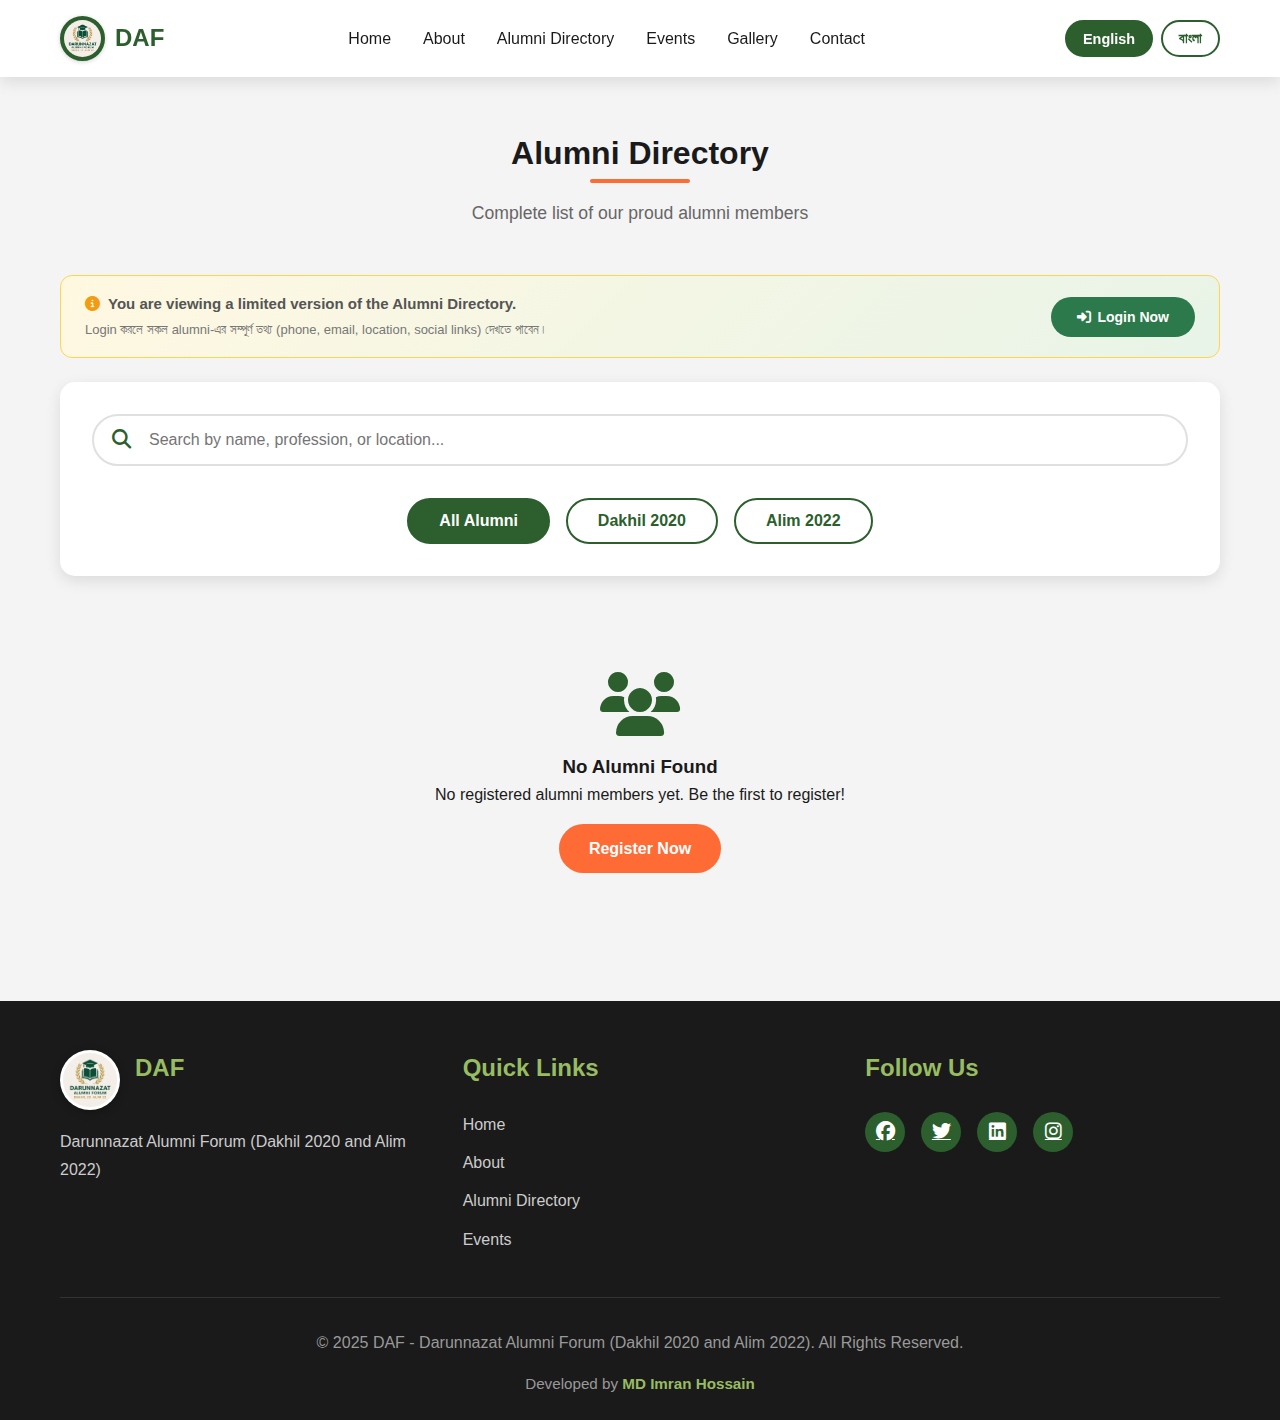
<file: alumni-directory.html>
<!DOCTYPE html>
<html lang="en">
<head>
    <meta charset="UTF-8">
    <meta name="viewport" content="width=device-width, initial-scale=1.0">
    <title>Alumni Directory - DAF</title>
    <link rel="icon" type="image/png" href="images/logo.jpeg">
    <link rel="shortcut icon" type="image/png" href="images/logo.jpeg">
    <link rel="apple-touch-icon" href="images/logo.jpeg">
    <link rel="stylesheet" href="styles.css">
    <link rel="stylesheet" href="https://cdnjs.cloudflare.com/ajax/libs/font-awesome/6.4.0/css/all.min.css">
</head>
<body>
    <!-- Navigation -->
    <nav class="navbar">
        <div class="container">
            <div class="logo">
                <img src="images/logo.jpeg" alt="DAF Logo" class="logo-img">
                <span>DAF</span>
            </div>
            <ul class="nav-menu">
                <li><a href="index.html" data-en="Home" data-bn="হোম">Home</a></li>
                <li><a href="index.html#about" data-en="About" data-bn="আমাদের সম্পর্কে">About</a></li>
                <li><a href="alumni-directory.html" class="active" data-en="Alumni Directory" data-bn="আলামনাই তালিকা">Alumni Directory</a></li>
                <li><a href="index.html#events" data-en="Events" data-bn="ইভেন্ট">Events</a></li>
                <li><a href="index.html#gallery" data-en="Gallery" data-bn="গ্যালারি">Gallery</a></li>
                <li><a href="index.html#contact" data-en="Contact" data-bn="যোগাযোগ">Contact</a></li>
            </ul>
            <div class="language-switcher">
                <button class="lang-btn active" data-lang="en">English</button>
                <button class="lang-btn" data-lang="bn">বাংলা</button>
            </div>
            <div class="hamburger">
                <span></span>
                <span></span>
                <span></span>
            </div>
        </div>
    </nav>

    <!-- Alumni Directory Section -->
    <section class="alumni-directory-page">
        <div class="container">
            <div class="section-header">
                <h1 data-en="Alumni Directory" data-bn="আলামনাই তালিকা">Alumni Directory</h1>
                <div class="underline"></div>
                <p data-en="Complete list of our proud alumni members" data-bn="আমাদের গর্বিত প্রাক্তন শিক্ষার্থীদের সম্পূর্ণ তালিকা">Complete list of our proud alumni members</p>
            </div>

            <!-- Login Banner for Guests -->
            <div id="guestLoginBanner" style="display:none;background:linear-gradient(135deg,#fff8e1,#e8f4e8);border:1.5px solid #ffd54f;border-radius:12px;padding:16px 24px;margin-bottom:24px;display:flex;align-items:center;justify-content:space-between;flex-wrap:wrap;gap:12px;">
                <div>
                    <p style="margin:0;font-size:15px;font-weight:700;color:#555;"><i class="fas fa-info-circle" style="color:#f39c12;margin-right:8px;"></i>You are viewing a limited version of the Alumni Directory.</p>
                    <p style="margin:4px 0 0;font-size:13px;color:#777;">Login করলে সকল alumni-এর সম্পূর্ণ তথ্য (phone, email, location, social links) দেখতে পাবেন।</p>
                </div>
                <a href="login.html" style="background:#2c7a4b;color:#fff;padding:9px 26px;border-radius:24px;font-weight:700;font-size:14px;text-decoration:none;white-space:nowrap;"><i class="fas fa-sign-in-alt" style="margin-right:6px;"></i>Login Now</a>
            </div>
            <script>if(!sessionStorage.getItem('currentUser')){var b=document.getElementById('guestLoginBanner');if(b)b.style.display='flex';}</script>

            <!-- Search and Filter -->
            <div class="directory-controls">
                <div class="search-box">
                    <i class="fas fa-search"></i>
                    <input type="text" id="searchAlumni" placeholder="Search by name, profession, or location..." data-en-placeholder="Search by name, profession, or location..." data-bn-placeholder="নাম, পেশা বা স্থান দিয়ে খুঁজুন...">
                </div>
                <div class="filter-buttons">
                    <button class="filter-btn active" data-batch="all" data-en="All Alumni" data-bn="সকল">All Alumni</button>
                    <button class="filter-btn" data-batch="dakhil2020" data-en="Dakhil 2020" data-bn="দাখিল ২০২০">Dakhil 2020</button>
                    <button class="filter-btn" data-batch="alim2022" data-en="Alim 2022" data-bn="আলিম ২০২২">Alim 2022</button>
                </div>
            </div>

            <!-- Alumni Grid -->
            <div class="alumni-directory-grid">
                <!-- Alumni cards will be dynamically loaded from localStorage -->
                <div class="no-alumni-message" style="grid-column: 1/-1; text-align: center; padding: 3rem; display: none;">
                    <i class="fas fa-users" style="font-size: 4rem; color: var(--primary-color); margin-bottom: 1rem;"></i>
                    <h3>No Alumni Found</h3>
                    <p>No registered alumni members yet. Be the first to register!</p>
                    <a href="register.html" class="btn btn-primary" style="margin-top: 1rem;">Register Now</a>
                </div>
            </div>
        </div>
    </section>

    <!-- Footer -->
    <footer class="footer">
        <div class="container">
            <div class="footer-content">
                <div class="footer-section">
                    <div class="footer-logo">
                        <img src="images/logo.jpeg" alt="DAF Logo" class="footer-logo-img">
                        <h3>DAF</h3>
                    </div>
                    <p data-en="Darunnazat Alumni Forum (Dakhil 2020 and Alim 2022)" data-bn="দারুননাজাত অ্যালামনাই ফোরাম (দাখিল ২০২০ এবং আলিম ২০২২)">Darunnazat Alumni Forum (Dakhil 2020 and Alim 2022)</p>
                </div>
                <div class="footer-section">
                    <h3 data-en="Quick Links" data-bn="দ্রুত লিঙ্ক">Quick Links</h3>
                    <ul>
                        <li><a href="index.html" data-en="Home" data-bn="হোম">Home</a></li>
                        <li><a href="index.html#about" data-en="About" data-bn="আমাদের সম্পর্কে">About</a></li>
                        <li><a href="alumni-directory.html" data-en="Alumni Directory" data-bn="আলামনাই তালিকা">Alumni Directory</a></li>
                        <li><a href="index.html#events" data-en="Events" data-bn="ইভেন্ট">Events</a></li>
                    </ul>
                </div>
                <div class="footer-section">
                    <h3 data-en="Follow Us" data-bn="আমাদের অনুসরণ করুন">Follow Us</h3>
                    <div class="footer-social">
                        <a href="#"><i class="fab fa-facebook"></i></a>
                        <a href="#"><i class="fab fa-twitter"></i></a>
                        <a href="#"><i class="fab fa-linkedin"></i></a>
                        <a href="#"><i class="fab fa-instagram"></i></a>
                    </div>
                </div>
            </div>
            <div class="footer-bottom">
                <p data-en="&copy; 2025 DAF - Darunnazat Alumni Forum (Dakhil 2020 and Alim 2022). All Rights Reserved." data-bn="&copy; ২০২৫ DAF - দারুননাজাত অ্যালামনাই ফোরাম (দাখিল ২০২০ এবং আলিম ২০২২)। সর্বস্বত্ব সংরক্ষিত।">&copy; 2025 DAF - Darunnazat Alumni Forum (Dakhil 2020 and Alim 2022). All Rights Reserved.</p>
                <p class="developer-credit">Developed by <a href="https://mdimranhossainn.me/" target="_blank">MD Imran Hossain</a></p>
            </div>
        </div>
    </footer>

    <script src="script.js"></script>
    <script src="alumni-directory.js"></script>
</body>
</html>
</file>
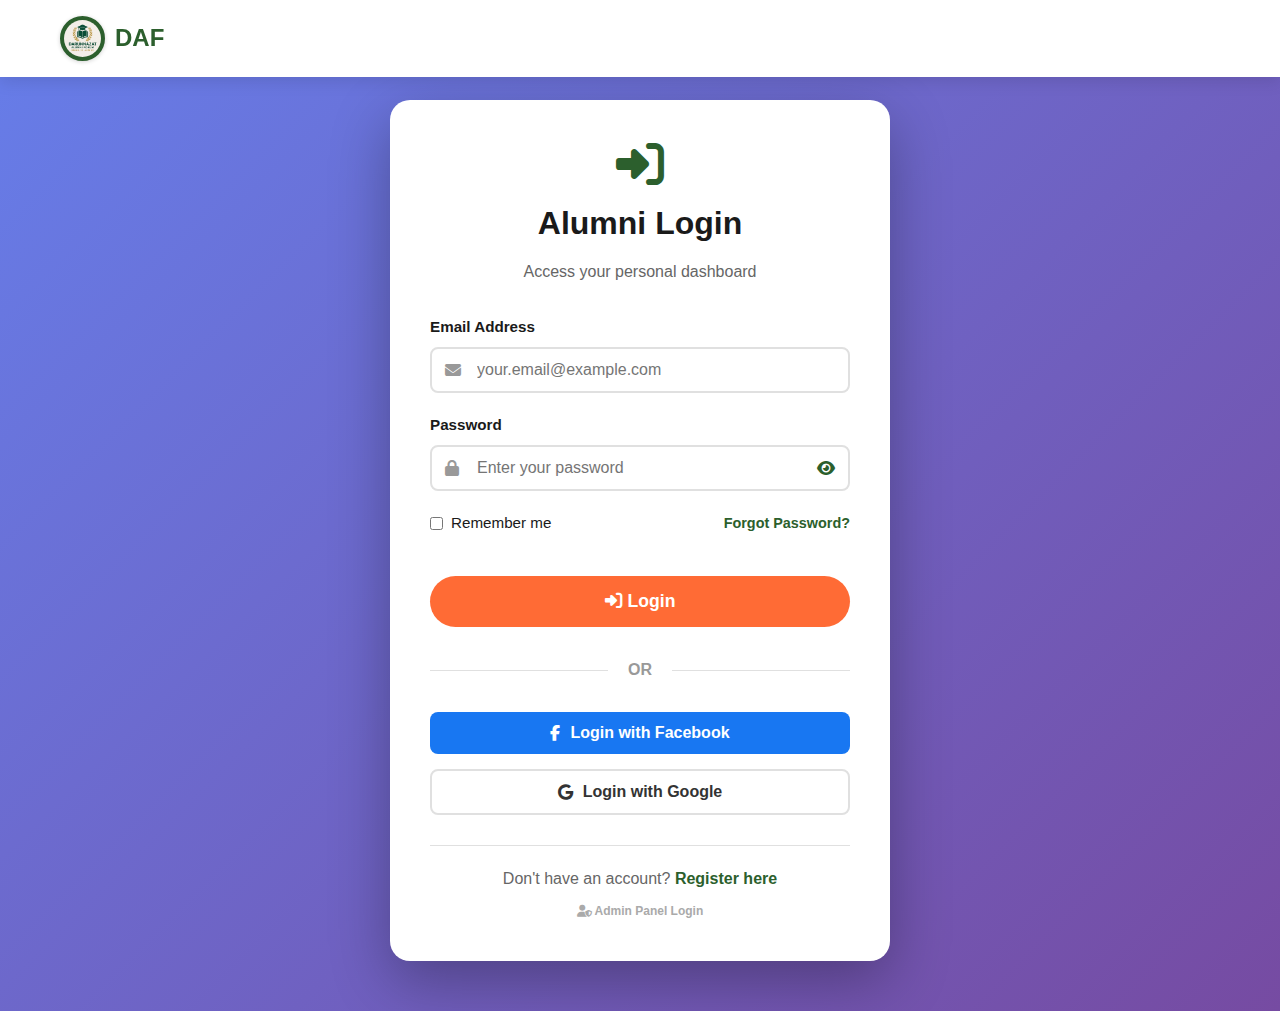
<file: dashboard.html>
<!DOCTYPE html>
<html lang="en">
<head>
    <meta charset="UTF-8">
    <meta name="viewport" content="width=device-width, initial-scale=1.0">
    <title>Alumni Dashboard - DSKMAA</title>
    <link rel="stylesheet" href="styles.css">
    <link rel="stylesheet" href="dashboard.css">
    <link rel="stylesheet" href="https://cdnjs.cloudflare.com/ajax/libs/font-awesome/6.4.0/css/all.min.css">
</head>
<body>
    <!-- Navigation -->
    <nav class="navbar">
        <div class="container">
            <div class="logo">
                <i class="fas fa-graduation-cap"></i>
                <span>DSKMAA</span>
            </div>
            <div class="nav-right">
                <a href="index.html" class="nav-link"><i class="fas fa-home"></i> Home</a>
                <div class="user-menu">
                    <button class="user-menu-btn" id="userMenuBtn">
                        <img src="https://via.placeholder.com/40" alt="Profile" class="user-avatar" id="userAvatar">
                        <span id="userName">User Name</span>
                        <i class="fas fa-chevron-down"></i>
                    </button>
                    <div class="user-dropdown" id="userDropdown">
                        <a href="#profile"><i class="fas fa-user"></i> My Profile</a>
                        <a href="#settings"><i class="fas fa-cog"></i> Settings</a>
                        <a href="#" id="logoutBtn"><i class="fas fa-sign-out-alt"></i> Logout</a>
                    </div>
                </div>
            </div>
        </div>
    </nav>

    <!-- Dashboard Container -->
    <div class="dashboard-container">
        <!-- Sidebar -->
        <aside class="dashboard-sidebar">
            <div class="sidebar-menu">
                <a href="#dashboard" class="menu-item active" data-section="dashboard">
                    <i class="fas fa-th-large"></i>
                    <span>Dashboard</span>
                </a>
                <a href="#profile" class="menu-item" data-section="profile">
                    <i class="fas fa-user"></i>
                    <span>My Profile</span>
                </a>
                <a href="#edit-profile" class="menu-item" data-section="edit-profile">
                    <i class="fas fa-edit"></i>
                    <span>Edit Profile</span>
                </a>
                <a href="#directory" class="menu-item" data-section="directory">
                    <i class="fas fa-users"></i>
                    <span>Alumni Directory</span>
                </a>
                <a href="#events" class="menu-item" data-section="events">
                    <i class="fas fa-calendar-alt"></i>
                    <span>Events</span>
                </a>
                <a href="#messages" class="menu-item" data-section="messages">
                    <i class="fas fa-envelope"></i>
                    <span>Messages</span>
                    <span class="badge">3</span>
                </a>
                <a href="#settings" class="menu-item" data-section="settings">
                    <i class="fas fa-cog"></i>
                    <span>Settings</span>
                </a>
            </div>
        </aside>

        <!-- Main Content -->
        <main class="dashboard-main">
            <!-- Dashboard Section -->
            <section id="dashboard-section" class="dashboard-section active">
                <div class="section-header">
                    <h1>Welcome Back, <span id="welcomeName">Alumni</span>!</h1>
                    <p>Here's what's happening with your alumni network</p>
                </div>

                <div class="stats-grid">
                    <div class="stat-card">
                        <div class="stat-icon" style="background: #4CAF50;">
                            <i class="fas fa-users"></i>
                        </div>
                        <div class="stat-content">
                            <h3>500+</h3>
                            <p>Total Alumni</p>
                        </div>
                    </div>
                    <div class="stat-card">
                        <div class="stat-icon" style="background: #2196F3;">
                            <i class="fas fa-calendar-check"></i>
                        </div>
                        <div class="stat-content">
                            <h3>5</h3>
                            <p>Upcoming Events</p>
                        </div>
                    </div>
                    <div class="stat-card">
                        <div class="stat-icon" style="background: #FF9800;">
                            <i class="fas fa-envelope"></i>
                        </div>
                        <div class="stat-content">
                            <h3>3</h3>
                            <p>New Messages</p>
                        </div>
                    </div>
                    <div class="stat-card">
                        <div class="stat-icon" style="background: #9C27B0;">
                            <i class="fas fa-user-friends"></i>
                        </div>
                        <div class="stat-content">
                            <h3>50</h3>
                            <p>Connections</p>
                        </div>
                    </div>
                </div>

                <div class="dashboard-grid">
                    <!-- Recent Activity -->
                    <div class="dashboard-card">
                        <div class="card-header">
                            <h3><i class="fas fa-clock"></i> Recent Activity</h3>
                        </div>
                        <div class="activity-list">
                            <div class="activity-item">
                                <div class="activity-icon"><i class="fas fa-user-plus"></i></div>
                                <div class="activity-content">
                                    <p><strong>New Alumni Joined</strong></p>
                                    <span>5 new members joined today</span>
                                </div>
                                <span class="activity-time">2h ago</span>
                            </div>
                            <div class="activity-item">
                                <div class="activity-icon"><i class="fas fa-calendar"></i></div>
                                <div class="activity-content">
                                    <p><strong>Event Reminder</strong></p>
                                    <span>Annual Alumni Meetup - Dec 15</span>
                                </div>
                                <span class="activity-time">5h ago</span>
                            </div>
                            <div class="activity-item">
                                <div class="activity-icon"><i class="fas fa-comment"></i></div>
                                <div class="activity-content">
                                    <p><strong>New Message</strong></p>
                                    <span>You have 3 unread messages</span>
                                </div>
                                <span class="activity-time">1d ago</span>
                            </div>
                        </div>
                    </div>

                    <!-- Upcoming Events -->
                    <div class="dashboard-card">
                        <div class="card-header">
                            <h3><i class="fas fa-calendar-alt"></i> Upcoming Events</h3>
                        </div>
                        <div class="event-list">
                            <div class="event-item">
                                <div class="event-date">
                                    <span class="day">15</span>
                                    <span class="month">Dec</span>
                                </div>
                                <div class="event-details">
                                    <h4>Annual Alumni Meetup</h4>
                                    <p><i class="fas fa-map-marker-alt"></i> Campus Ground</p>
                                    <p><i class="fas fa-clock"></i> 10:00 AM</p>
                                </div>
                                <button class="btn-small btn-primary">Register</button>
                            </div>
                            <div class="event-item">
                                <div class="event-date">
                                    <span class="day">25</span>
                                    <span class="month">Jan</span>
                                </div>
                                <div class="event-details">
                                    <h4>Career Guidance Seminar</h4>
                                    <p><i class="fas fa-map-marker-alt"></i> Auditorium</p>
                                    <p><i class="fas fa-clock"></i> 3:00 PM</p>
                                </div>
                                <button class="btn-small btn-primary">Register</button>
                            </div>
                        </div>
                    </div>
                </div>
            </section>

            <!-- Profile Section -->
            <section id="profile-section" class="dashboard-section">
                <div class="section-header">
                    <h1>My Profile</h1>
                </div>

                <div class="profile-container">
                    <div class="profile-header">
                        <div class="profile-avatar">
                            <img src="https://via.placeholder.com/150" alt="Profile" id="profileAvatar">
                        </div>
                        <div class="profile-info">
                            <h2 id="profileName">Alumni Name</h2>
                            <p id="profileBatch">Dakhil 2020</p>
                            <p id="profileProfession">Software Engineer at Tech Company</p>
                            <div class="profile-social">
                                <a href="#"><i class="fab fa-facebook"></i></a>
                                <a href="#"><i class="fab fa-linkedin"></i></a>
                                <a href="#"><i class="fas fa-envelope"></i></a>
                            </div>
                        </div>
                    </div>

                    <div class="profile-details">
                        <div class="detail-section">
                            <h3><i class="fas fa-user"></i> Personal Information</h3>
                            <div class="detail-grid">
                                <div class="detail-item">
                                    <label>Email:</label>
                                    <span id="profileEmail">user@example.com</span>
                                </div>
                                <div class="detail-item">
                                    <label>Phone:</label>
                                    <span id="profilePhone">+880 1XXX-XXXXXX</span>
                                </div>
                                <div class="detail-item">
                                    <label>Date of Birth:</label>
                                    <span id="profileDob">January 1, 1995</span>
                                </div>
                                <div class="detail-item">
                                    <label>Gender:</label>
                                    <span id="profileGender">Male</span>
                                </div>
                            </div>
                        </div>

                        <div class="detail-section">
                            <h3><i class="fas fa-graduation-cap"></i> Academic Information</h3>
                            <div class="detail-grid">
                                <div class="detail-item">
                                    <label>Student ID:</label>
                                    <span id="profileStudentId">12345</span>
                                </div>
                                <div class="detail-item">
                                    <label>Passing Year:</label>
                                    <span id="profilePassingYear">2020</span>
                                </div>
                                <div class="detail-item">
                                    <label>Department:</label>
                                    <span id="profileDepartment">Science</span>
                                </div>
                            </div>
                        </div>

                        <div class="detail-section">
                            <h3><i class="fas fa-briefcase"></i> Professional Information</h3>
                            <div class="detail-grid">
                                <div class="detail-item">
                                    <label>Organization:</label>
                                    <span id="profileOrganization">Tech Company</span>
                                </div>
                                <div class="detail-item">
                                    <label>Designation:</label>
                                    <span id="profileDesignation">Senior Engineer</span>
                                </div>
                                <div class="detail-item">
                                    <label>Location:</label>
                                    <span id="profileLocation">Dhaka, Bangladesh</span>
                                </div>
                            </div>
                        </div>
                    </div>
                </div>
            </section>

            <!-- Edit Profile Section -->
            <section id="edit-profile-section" class="dashboard-section">
                <div class="section-header">
                    <h1>Edit Profile</h1>
                    <p>Update your personal information</p>
                </div>

                <div class="edit-form-container">
                    <form id="editProfileForm">
                        <div class="form-section">
                            <h3>Personal Information</h3>
                            <div class="form-row">
                                <div class="form-group">
                                    <label>Full Name</label>
                                    <input type="text" id="editFullName" placeholder="Your name">
                                </div>
                                <div class="form-group">
                                    <label>Phone</label>
                                    <input type="tel" id="editPhone" placeholder="Phone number">
                                </div>
                            </div>
                            <div class="form-group">
                                <label>Address</label>
                                <textarea id="editAddress" rows="3" placeholder="Your address"></textarea>
                            </div>
                        </div>

                        <div class="form-section">
                            <h3>Professional Information</h3>
                            <div class="form-row">
                                <div class="form-group">
                                    <label>Profession</label>
                                    <input type="text" id="editProfession" placeholder="Your profession">
                                </div>
                                <div class="form-group">
                                    <label>Organization</label>
                                    <input type="text" id="editOrganization" placeholder="Company name">
                                </div>
                            </div>
                            <div class="form-row">
                                <div class="form-group">
                                    <label>Designation</label>
                                    <input type="text" id="editDesignation" placeholder="Your position">
                                </div>
                                <div class="form-group">
                                    <label>Work Location</label>
                                    <input type="text" id="editWorkLocation" placeholder="City, Country">
                                </div>
                            </div>
                        </div>

                        <div class="form-actions">
                            <button type="submit" class="btn btn-primary">
                                <i class="fas fa-save"></i> Save Changes
                            </button>
                            <button type="button" class="btn btn-secondary">
                                <i class="fas fa-times"></i> Cancel
                            </button>
                        </div>
                    </form>
                </div>
            </section>

            <!-- Alumni Directory Section -->
            <section id="directory-section" class="dashboard-section">
                <div class="section-header">
                    <h1>Alumni Directory</h1>
                    <div class="search-box">
                        <i class="fas fa-search"></i>
                        <input type="text" placeholder="Search alumni..." id="searchAlumni">
                    </div>
                </div>

                <div class="directory-filters">
                    <button class="filter-btn active" data-filter="all">All</button>
                    <button class="filter-btn" data-filter="dakhil2020">Dakhil 2020</button>
                    <button class="filter-btn" data-filter="alim2022">Alim 2022</button>
                </div>

                <div class="alumni-directory-grid" id="alumniDirectoryGrid">
                    <!-- Alumni cards will be dynamically loaded -->
                </div>
            </section>

            <!-- Other sections (Events, Messages, Settings) -->
            <section id="events-section" class="dashboard-section">
                <div class="section-header">
                    <h1>Events</h1>
                </div>
                <p>Events content coming soon...</p>
            </section>

            <section id="messages-section" class="dashboard-section">
                <div class="section-header">
                    <h1>Messages</h1>
                </div>
                <p>Messages feature coming soon...</p>
            </section>

            <section id="settings-section" class="dashboard-section">
                <div class="section-header">
                    <h1>Settings</h1>
                </div>
                <p>Settings panel coming soon...</p>
            </section>
        </main>
    </div>

    <script src="dashboard.js"></script>
</body>
</html>
</file>
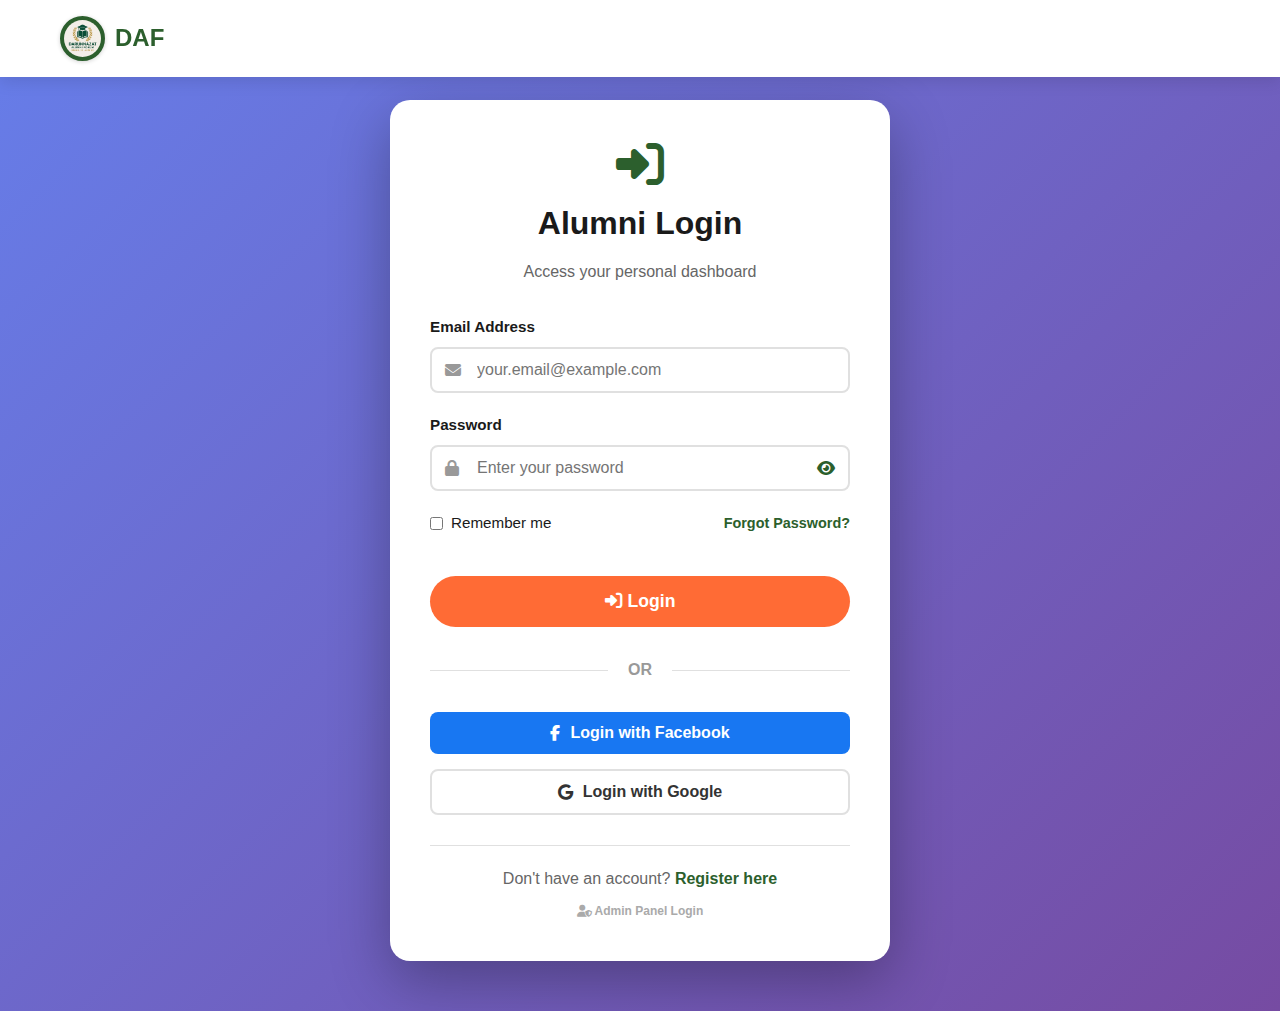
<file: login.html>
<!DOCTYPE html>
<html lang="en">
<head>
    <meta charset="UTF-8">
    <meta name="viewport" content="width=device-width, initial-scale=1.0">
    <link rel="icon" type="image/png" href="images/logo.jpeg">
    <link rel="shortcut icon" type="image/png" href="images/logo.jpeg">
    <link rel="apple-touch-icon" href="images/logo.jpeg">
    <title>Alumni Login - DAF</title>
    <link rel="stylesheet" href="styles.css">
    <link rel="stylesheet" href="auth.css">
    <link rel="stylesheet" href="https://cdnjs.cloudflare.com/ajax/libs/font-awesome/6.4.0/css/all.min.css">
</head>
<body>
    <!-- Navigation -->
    <nav class="navbar">
        <div class="container">
            <div class="logo">
                <img src="images/logo.jpeg" alt="DAF Logo" class="logo-img">
                <span>DAF</span>
            </div>
            <a href="index.html" class="back-home"><i class="fas fa-arrow-left"></i> Back to Home</a>
        </div>
    </nav>

    <!-- Login Section -->
    <section class="auth-section">
        <div class="auth-container">
            <div class="auth-card login-card">
                <div class="auth-header">
                    <i class="fas fa-sign-in-alt"></i>
                    <h2>Alumni Login</h2>
                    <p>Access your personal dashboard</p>
                </div>

                <form id="loginForm" class="auth-form">
                    <div class="form-group">
                        <label for="loginEmail">Email Address</label>
                        <div class="input-with-icon">
                            <i class="fas fa-envelope"></i>
                            <input type="email" id="loginEmail" name="email" placeholder="your.email@example.com" required>
                        </div>
                    </div>

                    <div class="form-group">
                        <label for="loginPassword">Password</label>
                        <div class="input-with-icon">
                            <i class="fas fa-lock"></i>
                            <input type="password" id="loginPassword" name="password" placeholder="Enter your password" required>
                            <i class="fas fa-eye toggle-password" id="togglePassword"></i>
                        </div>
                    </div>

                    <div class="form-group checkbox-group">
                        <label>
                            <input type="checkbox" id="rememberMe" name="rememberMe">
                            Remember me
                        </label>
                        <a href="#" class="forgot-password">Forgot Password?</a>
                    </div>

                    <button type="submit" class="btn btn-primary btn-block">
                        <i class="fas fa-sign-in-alt"></i> Login
                    </button>
                </form>

                <div class="auth-divider">
                    <span>OR</span>
                </div>

                <div class="social-login">
                    <button class="btn-social btn-facebook">
                        <i class="fab fa-facebook-f"></i> Login with Facebook
                    </button>
                    <button class="btn-social btn-google">
                        <i class="fab fa-google"></i> Login with Google
                    </button>
                </div>

                <div class="auth-footer">
                    <p>Don't have an account? <a href="register.html">Register here</a></p>
                    <p style="margin-top:10px;font-size:12px;"><a href="admin-login.html" style="color:#aaa;"><i class="fas fa-user-shield"></i> Admin Panel Login</a></p>
                </div>
            </div>
        </div>
    </section>

    <script src="auth.js"></script>
</body>
</html>
</file>
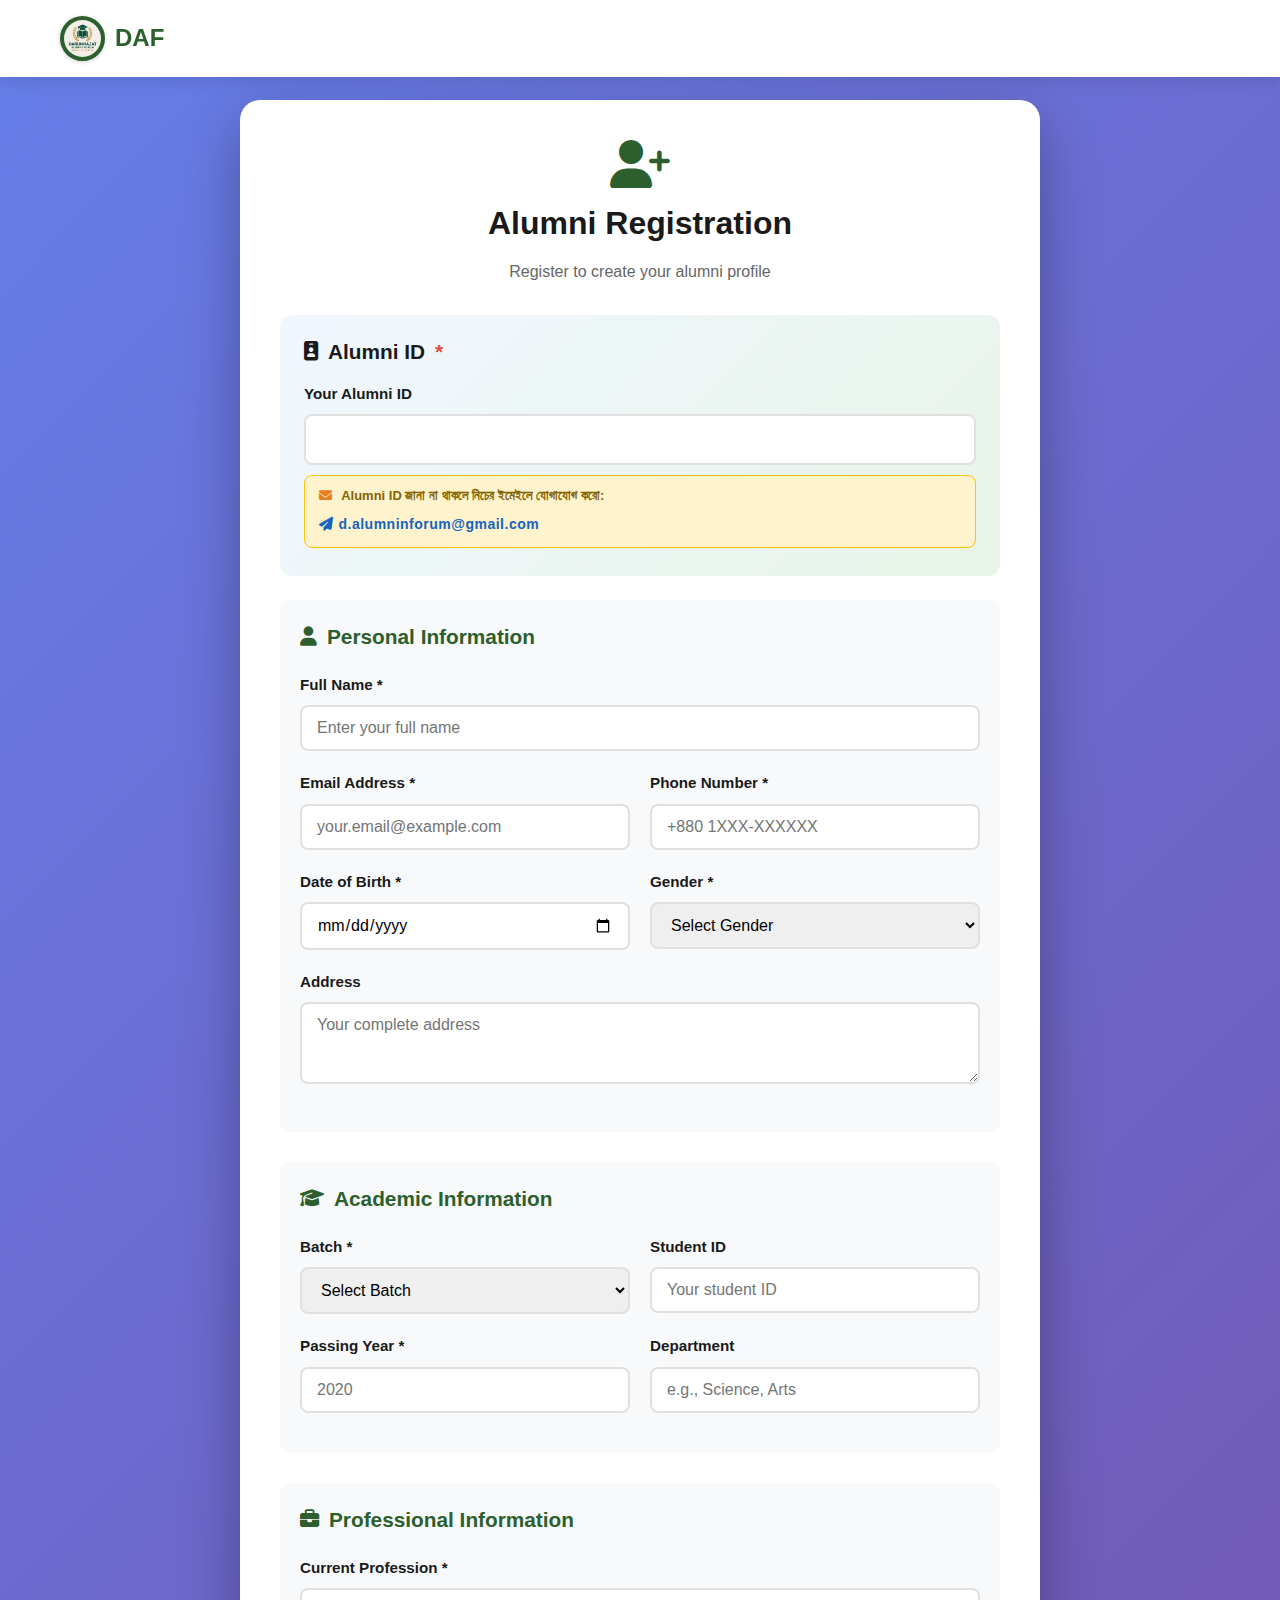
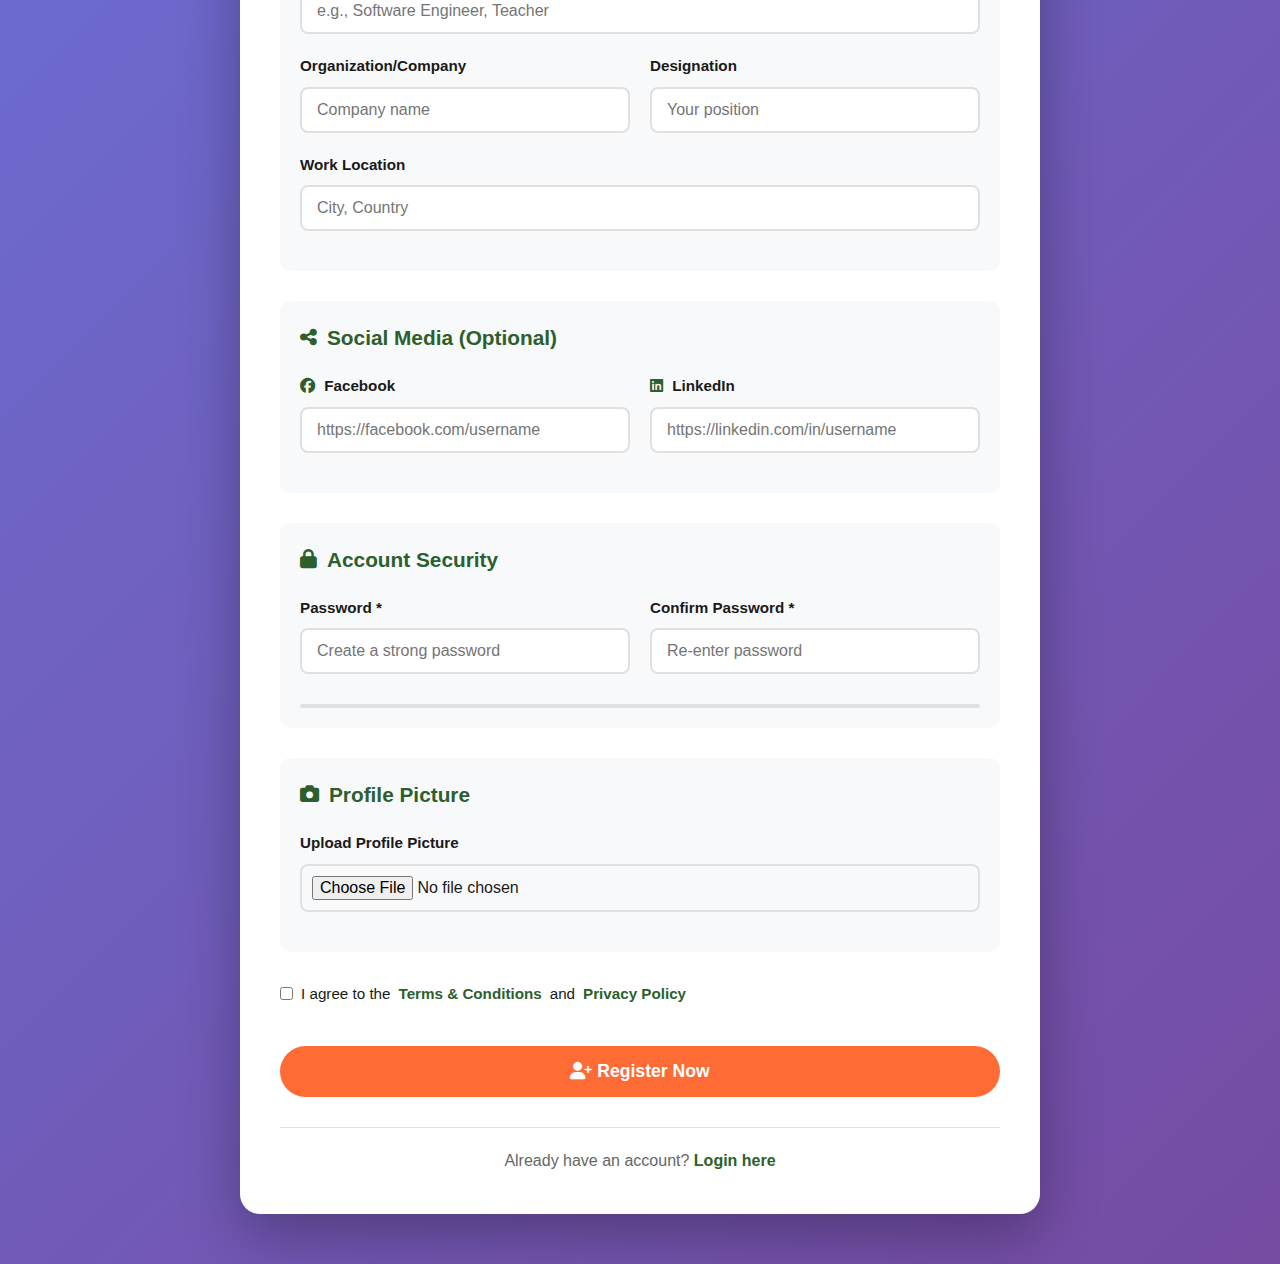
<file: register.html>
<!DOCTYPE html>
<html lang="en">
<head>
    <meta charset="UTF-8">
    <meta name="viewport" content="width=device-width, initial-scale=1.0">
    <link rel="icon" type="image/png" href="images/logo.jpeg">
    <link rel="shortcut icon" type="image/png" href="images/logo.jpeg">
    <link rel="apple-touch-icon" href="images/logo.jpeg">
    <title>Alumni Registration - DAF</title>
    <link rel="stylesheet" href="styles.css">
    <link rel="stylesheet" href="auth.css">
    <link rel="stylesheet" href="https://cdnjs.cloudflare.com/ajax/libs/font-awesome/6.4.0/css/all.min.css">
</head>
<body>
    <!-- Navigation -->
    <nav class="navbar">
        <div class="container">
            <div class="logo">
                <img src="images/logo.jpeg" alt="DAF Logo" class="logo-img">
                <span>DAF</span>
            </div>
            <a href="index.html" class="back-home"><i class="fas fa-arrow-left"></i> Back to Home</a>
        </div>
    </nav>

    <!-- Registration Section -->
    <section class="auth-section">
        <div class="auth-container">
            <div class="auth-card">
                <div class="auth-header">
                    <i class="fas fa-user-plus"></i>
                    <h2>Alumni Registration</h2>
                    <p>Register to create your alumni profile</p>
                </div>

                <form id="registrationForm" class="auth-form">
                    <!-- Alumni ID -->
                    <div class="form-section" style="background:linear-gradient(135deg,#f0f7ff,#e8f4e8);border:2px solid var(--primary);border-radius:12px;padding:20px 24px;margin-bottom:24px;">
                        <h3 style="color:var(--primary);margin-bottom:14px;"><i class="fas fa-id-badge"></i> Alumni ID <span style="color:#e74c3c;">*</span></h3>
                        <div class="form-group" style="margin:0;">
                            <label for="alumniId" style="font-weight:700;">Your Alumni ID</label>
                            <input type="text" id="alumniId" name="alumniId" placeholder="" required
                                maxlength="10"
                                style="font-size:20px;font-weight:700;letter-spacing:3px;text-align:center;"
                                oninput="this.value=this.value.replace(/[^0-9]/g,'')">
                            <div style="margin-top:10px;background:#fff3cd;border:1.5px solid #ffc107;border-radius:8px;padding:10px 14px;">
                                <p style="margin:0;font-size:13px;color:#856404;font-weight:600;"><i class="fas fa-envelope" style="margin-right:6px;color:#e67e22;"></i> Alumni ID জানা না থাকলে নিচের ইমেইলে যোগাযোগ করো:</p>
                                <a href="mailto:d.alumninforum@gmail.com" style="display:inline-block;margin-top:6px;font-size:14px;font-weight:700;color:#1565c0;text-decoration:none;letter-spacing:0.5px;">
                                    <i class="fas fa-paper-plane" style="margin-right:5px;"></i>d.alumninforum@gmail.com
                                </a>
                            </div>
                            <div id="alumniIdStatus" style="margin-top:8px;font-size:13px;font-weight:600;"></div>
                        </div>
                    </div>

                    <!-- Personal Information -->
                    <div class="form-section">
                        <h3><i class="fas fa-user"></i> Personal Information</h3>
                        
                        <div class="form-group">
                            <label for="fullName">Full Name *</label>
                            <input type="text" id="fullName" name="fullName" placeholder="Enter your full name" required>
                        </div>

                        <div class="form-row">
                            <div class="form-group">
                                <label for="email">Email Address *</label>
                                <input type="email" id="email" name="email" placeholder="your.email@example.com" required>
                            </div>
                            <div class="form-group">
                                <label for="phone">Phone Number *</label>
                                <input type="tel" id="phone" name="phone" placeholder="+880 1XXX-XXXXXX" required>
                            </div>
                        </div>

                        <div class="form-row">
                            <div class="form-group">
                                <label for="dob">Date of Birth *</label>
                                <input type="date" id="dob" name="dob" required>
                            </div>
                            <div class="form-group">
                                <label for="gender">Gender *</label>
                                <select id="gender" name="gender" required>
                                    <option value="">Select Gender</option>
                                    <option value="male">Male</option>
                                    <option value="female">Female</option>
                                    <option value="other">Other</option>
                                </select>
                            </div>
                        </div>

                        <div class="form-group">
                            <label for="address">Address</label>
                            <textarea id="address" name="address" rows="3" placeholder="Your complete address"></textarea>
                        </div>
                    </div>

                    <!-- Academic Information -->
                    <div class="form-section">
                        <h3><i class="fas fa-graduation-cap"></i> Academic Information</h3>
                        
                        <div class="form-row">
                            <div class="form-group">
                                <label for="batch">Batch *</label>
                                <select id="batch" name="batch" required>
                                    <option value="">Select Batch</option>
                                    <option value="dakhil2020">Dakhil 2020</option>
                                    <option value="alim2022">Alim 2022</option>
                                </select>
                            </div>
                            <div class="form-group">
                                <label for="studentId">Student ID</label>
                                <input type="text" id="studentId" name="studentId" placeholder="Your student ID">
                            </div>
                        </div>

                        <div class="form-row">
                            <div class="form-group">
                                <label for="passingYear">Passing Year *</label>
                                <input type="number" id="passingYear" name="passingYear" placeholder="2020" min="2000" max="2030" required>
                            </div>
                            <div class="form-group">
                                <label for="department">Department</label>
                                <input type="text" id="department" name="department" placeholder="e.g., Science, Arts">
                            </div>
                        </div>
                    </div>

                    <!-- Professional Information -->
                    <div class="form-section">
                        <h3><i class="fas fa-briefcase"></i> Professional Information</h3>
                        
                        <div class="form-group">
                            <label for="profession">Current Profession *</label>
                            <input type="text" id="profession" name="profession" placeholder="e.g., Software Engineer, Teacher" required>
                        </div>

                        <div class="form-row">
                            <div class="form-group">
                                <label for="organization">Organization/Company</label>
                                <input type="text" id="organization" name="organization" placeholder="Company name">
                            </div>
                            <div class="form-group">
                                <label for="designation">Designation</label>
                                <input type="text" id="designation" name="designation" placeholder="Your position">
                            </div>
                        </div>

                        <div class="form-group">
                            <label for="workLocation">Work Location</label>
                            <input type="text" id="workLocation" name="workLocation" placeholder="City, Country">
                        </div>
                    </div>

                    <!-- Social Media -->
                    <div class="form-section">
                        <h3><i class="fas fa-share-alt"></i> Social Media (Optional)</h3>
                        
                        <div class="form-row">
                            <div class="form-group">
                                <label for="facebook"><i class="fab fa-facebook"></i> Facebook</label>
                                <input type="url" id="facebook" name="facebook" placeholder="https://facebook.com/username">
                            </div>
                            <div class="form-group">
                                <label for="linkedin"><i class="fab fa-linkedin"></i> LinkedIn</label>
                                <input type="url" id="linkedin" name="linkedin" placeholder="https://linkedin.com/in/username">
                            </div>
                        </div>
                    </div>

                    <!-- Account Security -->
                    <div class="form-section">
                        <h3><i class="fas fa-lock"></i> Account Security</h3>
                        
                        <div class="form-row">
                            <div class="form-group">
                                <label for="password">Password *</label>
                                <input type="password" id="password" name="password" placeholder="Create a strong password" required minlength="6">
                            </div>
                            <div class="form-group">
                                <label for="confirmPassword">Confirm Password *</label>
                                <input type="password" id="confirmPassword" name="confirmPassword" placeholder="Re-enter password" required>
                            </div>
                        </div>
                        <div class="password-strength" id="passwordStrength"></div>
                    </div>

                    <!-- Profile Picture -->
                    <div class="form-section">
                        <h3><i class="fas fa-camera"></i> Profile Picture</h3>
                        <div class="form-group">
                            <label for="profilePic">Upload Profile Picture</label>
                            <input type="file" id="profilePic" name="profilePic" accept="image/*">
                            <div class="file-preview" id="filePreview"></div>
                        </div>
                    </div>

                    <!-- Terms & Conditions -->
                    <div class="form-group checkbox-group">
                        <label>
                            <input type="checkbox" id="terms" name="terms" required>
                            I agree to the <a href="#" target="_blank">Terms & Conditions</a> and <a href="#" target="_blank">Privacy Policy</a>
                        </label>
                    </div>

                    <button type="submit" class="btn btn-primary btn-block">
                        <i class="fas fa-user-plus"></i> Register Now
                    </button>
                </form>

                <div class="auth-footer">
                    <p>Already have an account? <a href="login.html">Login here</a></p>
                </div>
            </div>
        </div>
    </section>

    <script src="auth.js"></script>
</body>
</html>
</file>
<file: admin.css>
/* ===========================
   DAF Admin Panel Styles
   =========================== */

*, *::before, *::after { margin: 0; padding: 0; box-sizing: border-box; }

:root {
    --sidebar-w: 240px;
    --topbar-h: 60px;
    --bg: #f0f2f7;
    --card-bg: #ffffff;
    --primary: #0f3460;
    --primary-light: #1a4a8a;
    --accent: #e74c3c;
    --green: #27ae60;
    --orange: #e67e22;
    --purple: #8e44ad;
    --blue: #2980b9;
    --text: #2c3e50;
    --text-muted: #7f8c8d;
    --border: #e0e4ef;
    --sidebar-bg: #0f2044;
    --sidebar-hover: #1a3a6a;
    --sidebar-active: #2980b9;
    --radius: 10px;
    --shadow: 0 2px 12px rgba(0,0,0,0.08);
}

body {
    font-family: 'Segoe UI', Tahoma, Geneva, Verdana, sans-serif;
    background: var(--bg);
    color: var(--text);
    min-height: 100vh;
}

/* ===== SIDEBAR ===== */
.admin-sidebar {
    position: fixed;
    left: 0; top: 0;
    width: var(--sidebar-w);
    height: 100vh;
    background: var(--sidebar-bg);
    display: flex;
    flex-direction: column;
    z-index: 100;
    transition: transform 0.3s ease;
    overflow-y: auto;
}

.sidebar-logo {
    display: flex;
    align-items: center;
    gap: 12px;
    padding: 20px 20px 18px;
    border-bottom: 1px solid rgba(255,255,255,0.08);
}
.sidebar-logo img {
    width: 42px; height: 42px;
    border-radius: 50%;
    object-fit: contain;
    border: 2px solid rgba(255,255,255,0.3);
    background: #fff;
    padding: 3px;
}
.sidebar-logo .site-name {
    display: block;
    color: #fff;
    font-size: 18px;
    font-weight: 700;
    line-height: 1;
}
.sidebar-logo .admin-tag {
    display: block;
    color: rgba(255,255,255,0.45);
    font-size: 11px;
    margin-top: 2px;
}

.sidebar-nav {
    padding: 12px 0;
    flex: 1;
}

.nav-item {
    display: flex;
    align-items: center;
    gap: 12px;
    padding: 12px 20px;
    color: rgba(255,255,255,0.7);
    text-decoration: none;
    font-size: 14px;
    font-weight: 500;
    transition: all 0.2s;
    position: relative;
    cursor: pointer;
}
.nav-item:hover {
    background: var(--sidebar-hover);
    color: #fff;
}
.nav-item.active {
    background: var(--sidebar-active);
    color: #fff;
}
.nav-item i {
    width: 18px;
    text-align: center;
    font-size: 15px;
}
.nav-item.danger { color: #e74c3c; }
.nav-item.danger:hover { background: rgba(231,76,60,0.15); color: #e74c3c; }

.count-badge {
    margin-left: auto;
    background: var(--accent);
    color: #fff;
    font-size: 11px;
    font-weight: 700;
    padding: 2px 7px;
    border-radius: 20px;
    min-width: 22px;
    text-align: center;
}

.sidebar-divider {
    height: 1px;
    background: rgba(255,255,255,0.08);
    margin: 8px 16px;
}

/* ===== MAIN CONTENT ===== */
.admin-main {
    margin-left: var(--sidebar-w);
    min-height: 100vh;
    transition: margin-left 0.3s ease;
}

/* ===== TOPBAR ===== */
.admin-topbar {
    height: var(--topbar-h);
    background: var(--card-bg);
    border-bottom: 1px solid var(--border);
    display: flex;
    align-items: center;
    padding: 0 24px;
    gap: 16px;
    position: sticky;
    top: 0;
    z-index: 90;
    box-shadow: var(--shadow);
}
.sidebar-toggle {
    background: none;
    border: none;
    font-size: 18px;
    color: var(--text-muted);
    cursor: pointer;
    padding: 4px 8px;
    border-radius: 6px;
    transition: background 0.2s;
}
.sidebar-toggle:hover { background: var(--bg); }
.topbar-title {
    font-size: 16px;
    font-weight: 700;
    color: var(--text);
    flex: 1;
}
.admin-name {
    font-size: 13px;
    font-weight: 600;
    color: var(--primary);
    display: flex;
    align-items: center;
    gap: 6px;
    background: #eef4ff;
    padding: 6px 14px;
    border-radius: 20px;
}

/* ===== SECTIONS ===== */
.admin-section {
    display: none;
    padding: 24px;
    animation: fadeIn 0.2s ease;
}
.admin-section.active { display: block; }

@keyframes fadeIn {
    from { opacity: 0; transform: translateY(8px); }
    to { opacity: 1; transform: translateY(0); }
}

.section-header {
    margin-bottom: 24px;
}
.section-header h2 {
    font-size: 20px;
    font-weight: 700;
    color: var(--primary);
    display: flex;
    align-items: center;
    gap: 10px;
}
.section-header p {
    font-size: 13px;
    color: var(--text-muted);
    margin-top: 4px;
}

/* ===== STAT CARDS ===== */
.stats-grid {
    display: grid;
    grid-template-columns: repeat(auto-fit, minmax(200px, 1fr));
    gap: 16px;
    margin-bottom: 24px;
}
.stat-card {
    background: var(--card-bg);
    border-radius: var(--radius);
    padding: 20px;
    display: flex;
    align-items: center;
    gap: 16px;
    box-shadow: var(--shadow);
    border-left: 4px solid transparent;
}
.stat-card.blue { border-left-color: var(--blue); }
.stat-card.green { border-left-color: var(--green); }
.stat-card.orange { border-left-color: var(--orange); }
.stat-card.purple { border-left-color: var(--purple); }

.stat-card .stat-icon {
    width: 50px; height: 50px;
    border-radius: 12px;
    display: flex; align-items: center; justify-content: center;
    font-size: 20px;
    color: #fff;
    flex-shrink: 0;
}
.stat-card.blue .stat-icon { background: var(--blue); }
.stat-card.green .stat-icon { background: var(--green); }
.stat-card.orange .stat-icon { background: var(--orange); }
.stat-card.purple .stat-icon { background: var(--purple); }

.stat-card .stat-info h3 {
    font-size: 28px;
    font-weight: 800;
    color: var(--text);
    line-height: 1;
}
.stat-card .stat-info p {
    font-size: 12px;
    color: var(--text-muted);
    margin-top: 4px;
}

/* ===== ADMIN CARDS ===== */
.admin-card {
    background: var(--card-bg);
    border-radius: var(--radius);
    box-shadow: var(--shadow);
    margin-bottom: 20px;
    overflow: hidden;
}
.card-header {
    display: flex;
    align-items: center;
    justify-content: space-between;
    padding: 16px 20px;
    border-bottom: 1px solid var(--border);
    flex-wrap: wrap;
    gap: 10px;
}
.card-header h3 {
    font-size: 15px;
    font-weight: 700;
    color: var(--primary);
    display: flex;
    align-items: center;
    gap: 8px;
}
.card-actions {
    display: flex;
    align-items: center;
    gap: 10px;
}
.search-filter {
    display: flex;
    align-items: center;
    gap: 10px;
    flex-wrap: wrap;
    flex: 1;
}
.search-box {
    position: relative;
    flex: 1;
    min-width: 200px;
}
.search-box i {
    position: absolute;
    left: 10px;
    top: 50%;
    transform: translateY(-50%);
    color: #aaa;
    font-size: 13px;
}
.search-box input {
    width: 100%;
    padding: 8px 12px 8px 32px;
    border: 1.5px solid var(--border);
    border-radius: 8px;
    font-size: 13px;
    outline: none;
    transition: border-color 0.2s;
}
.search-box input:focus { border-color: var(--primary); }
.search-filter select {
    padding: 8px 12px;
    border: 1.5px solid var(--border);
    border-radius: 8px;
    font-size: 13px;
    outline: none;
    background: #fff;
    cursor: pointer;
}

.total-badge {
    background: #eef4ff;
    color: var(--primary);
    font-size: 12px;
    font-weight: 700;
    padding: 5px 12px;
    border-radius: 20px;
}

/* ===== TABLE ===== */
.table-wrap {
    overflow-x: auto;
}
.admin-table {
    width: 100%;
    border-collapse: collapse;
    font-size: 13px;
}
.admin-table th {
    background: #f8f9fc;
    padding: 12px 14px;
    text-align: left;
    font-weight: 700;
    color: var(--primary);
    font-size: 12px;
    text-transform: uppercase;
    letter-spacing: 0.5px;
    white-space: nowrap;
    border-bottom: 1px solid var(--border);
}
.admin-table td {
    padding: 12px 14px;
    border-bottom: 1px solid var(--border);
    color: var(--text);
    vertical-align: middle;
}
.admin-table tbody tr:hover { background: #f8fbff; }
.admin-table tbody tr:last-child td { border-bottom: none; }

.user-photo {
    width: 36px; height: 36px;
    border-radius: 50%;
    object-fit: cover;
    border: 2px solid var(--border);
}
.user-photo-placeholder {
    width: 36px; height: 36px;
    border-radius: 50%;
    background: linear-gradient(135deg, var(--primary), var(--blue));
    display: flex; align-items: center; justify-content: center;
    color: #fff;
    font-weight: 700;
    font-size: 14px;
}

.batch-pill {
    display: inline-block;
    padding: 3px 10px;
    border-radius: 20px;
    font-size: 11px;
    font-weight: 700;
    white-space: nowrap;
}
.batch-pill.dakhil { background: #e8f5e9; color: #27ae60; }
.batch-pill.alim { background: #e8f0fe; color: #3f51b5; }

.empty-row td {
    text-align: center;
    padding: 40px;
    color: var(--text-muted);
}
.empty-row i { font-size: 30px; display: block; margin-bottom: 8px; }

/* ===== BUTTONS ===== */
.btn-sm {
    padding: 6px 14px;
    border-radius: 6px;
    border: none;
    font-size: 12px;
    font-weight: 600;
    cursor: pointer;
    display: inline-flex;
    align-items: center;
    gap: 5px;
    transition: opacity 0.2s;
}
.btn-sm:hover { opacity: 0.85; }
.btn-sm.btn-primary { background: var(--primary); color: #fff; }
.btn-sm.btn-info { background: var(--blue); color: #fff; }
.btn-sm.btn-danger { background: var(--accent); color: #fff; }
.btn-sm.btn-warning { background: var(--orange); color: #fff; }

.btn-primary {
    padding: 10px 20px;
    border: none;
    border-radius: 8px;
    background: var(--primary);
    color: #fff;
    font-size: 14px;
    font-weight: 600;
    cursor: pointer;
    display: inline-flex;
    align-items: center;
    gap: 7px;
    transition: background 0.2s;
}
.btn-primary:hover { background: var(--primary-light); }

.btn-secondary {
    padding: 10px 20px;
    border: 2px solid #ccc;
    border-radius: 8px;
    background: transparent;
    color: #666;
    font-size: 14px;
    font-weight: 600;
    cursor: pointer;
    display: inline-flex;
    align-items: center;
    gap: 7px;
    transition: background 0.2s, color 0.2s;
}
.btn-secondary:hover { background: #f0f0f0; color: #333; }

/* ===== FORMS ===== */
.form-grid {
    display: grid;
    grid-template-columns: 1fr 1fr;
    gap: 16px;
    padding: 20px;
}
.form-group {
    display: flex;
    flex-direction: column;
    gap: 6px;
}
.form-group.full { grid-column: 1 / -1; }
.form-group label {
    font-size: 13px;
    font-weight: 600;
    color: var(--text);
}
.form-group input,
.form-group select,
.form-group textarea {
    padding: 9px 12px;
    border: 1.5px solid var(--border);
    border-radius: 8px;
    font-size: 13px;
    outline: none;
    font-family: inherit;
    transition: border-color 0.2s;
    background: #fff;
}
.form-group input:focus,
.form-group select:focus,
.form-group textarea:focus { border-color: var(--primary); }
.form-group textarea { resize: vertical; }

/* ===== ANNOUNCEMENT ITEMS ===== */
.announcement-item {
    display: flex;
    align-items: flex-start;
    justify-content: space-between;
    padding: 14px 18px;
    border-bottom: 1px solid var(--border);
    gap: 12px;
}
.announcement-item:last-child { border-bottom: none; }
.ann-content h4 { font-size: 14px; color: var(--text); margin-bottom: 4px; }
.ann-content p { font-size: 13px; color: var(--text-muted); }
.ann-meta { font-size: 11px; color: #aaa; margin-top: 4px; }
.ann-type {
    display: inline-block;
    padding: 2px 9px;
    border-radius: 4px;
    font-size: 11px;
    font-weight: 700;
    text-transform: uppercase;
}
.ann-type.info { background: #e3f2fd; color: #1976d2; }
.ann-type.success { background: #e8f5e9; color: #27ae60; }
.ann-type.warning { background: #fff8e1; color: #f57c00; }
.ann-type.danger { background: #fdecea; color: #c62828; }

.no-announcements {
    text-align: center;
    padding: 30px;
    color: var(--text-muted);
    font-size: 14px;
}

/* ===== EVENT ITEMS ===== */
.event-item {
    display: flex;
    align-items: flex-start;
    justify-content: space-between;
    padding: 14px 18px;
    border: 1px solid var(--border);
    border-radius: 8px;
    margin-bottom: 10px;
    background: #fafbff;
    gap: 12px;
}
.event-item h4 { font-size: 14px; color: var(--text); }
.event-item p { font-size: 12px; color: var(--text-muted); margin-top: 3px; }
.event-date-badge {
    background: var(--primary);
    color: #fff;
    padding: 4px 10px;
    border-radius: 6px;
    font-size: 12px;
    font-weight: 600;
    white-space: nowrap;
}

/* ===== FILE UPLOAD AREA ===== */
.file-upload-area {
    display: flex;
    flex-direction: column;
    align-items: center;
    justify-content: center;
    border: 2px dashed #ccc;
    border-radius: 12px;
    padding: 30px 20px;
    cursor: pointer;
    transition: border-color 0.2s, background 0.2s;
    background: #fafafa;
    text-align: center;
    color: #888;
    font-size: 14px;
    user-select: none;
}
.file-upload-area:hover {
    border-color: var(--primary);
    background: #f0f7ff;
    color: var(--primary);
}
.file-upload-area:hover i { color: var(--primary); }

/* ===== MODAL ===== */
.modal-overlay {
    display: none;
    position: fixed;
    inset: 0;
    background: rgba(0,0,0,0.5);
    z-index: 300;
    align-items: center;
    justify-content: center;
    padding: 20px;
}
.modal-overlay.show { display: flex; }
.modal {
    background: #fff;
    border-radius: 14px;
    width: 100%;
    max-width: 700px;
    max-height: 90vh;
    overflow-y: auto;
    box-shadow: 0 20px 60px rgba(0,0,0,0.3);
    animation: modalIn 0.2s ease;
}
@keyframes modalIn {
    from { opacity: 0; transform: scale(0.95); }
    to { opacity: 1; transform: scale(1); }
}
.modal-header {
    display: flex;
    align-items: center;
    justify-content: space-between;
    padding: 18px 22px;
    border-bottom: 1px solid var(--border);
    position: sticky;
    top: 0;
    background: #fff;
    z-index: 1;
}
.modal-header h3 {
    font-size: 16px;
    color: var(--primary);
    font-weight: 700;
    display: flex;
    align-items: center;
    gap: 8px;
}
.modal-close {
    background: none;
    border: none;
    font-size: 18px;
    color: var(--text-muted);
    cursor: pointer;
    padding: 4px 8px;
    border-radius: 6px;
}
.modal-close:hover { background: #f0f2f7; color: var(--text); }
.modal-body { padding: 22px; }

/* User Profile Modal */
.profile-header {
    display: flex;
    align-items: center;
    gap: 18px;
    margin-bottom: 22px;
    padding-bottom: 18px;
    border-bottom: 1px solid var(--border);
}
.profile-pic {
    width: 80px; height: 80px;
    border-radius: 50%;
    object-fit: cover;
    border: 3px solid var(--border);
}
.profile-pic-placeholder {
    width: 80px; height: 80px;
    border-radius: 50%;
    background: linear-gradient(135deg, var(--primary), var(--blue));
    display: flex; align-items: center; justify-content: center;
    color: #fff;
    font-size: 28px;
    font-weight: 700;
    flex-shrink: 0;
}
.profile-header-info h3 {
    font-size: 18px;
    color: var(--text);
    margin-bottom: 4px;
}
.profile-header-info p {
    font-size: 13px;
    color: var(--text-muted);
    margin-bottom: 6px;
}

.profile-details-grid {
    display: grid;
    grid-template-columns: 1fr 1fr;
    gap: 12px;
}
.detail-item {
    background: #f8f9fc;
    border-radius: 8px;
    padding: 10px 14px;
}
.detail-item .label {
    font-size: 11px;
    color: var(--text-muted);
    text-transform: uppercase;
    letter-spacing: 0.5px;
    font-weight: 600;
    margin-bottom: 4px;
}
.detail-item .value {
    font-size: 14px;
    color: var(--text);
    font-weight: 600;
    word-break: break-all;
}
.detail-item.full { grid-column: 1 / -1; }

/* ===== TOAST ===== */
.toast {
    position: fixed;
    bottom: 24px;
    right: 24px;
    background: #2c3e50;
    color: #fff;
    padding: 12px 20px;
    border-radius: 8px;
    font-size: 14px;
    font-weight: 600;
    z-index: 999;
    opacity: 0;
    transform: translateY(20px);
    transition: all 0.3s ease;
    pointer-events: none;
    max-width: 320px;
    display: flex;
    align-items: center;
    gap: 8px;
}
.toast.show {
    opacity: 1;
    transform: translateY(0);
}
.toast.success { background: var(--green); }
.toast.error { background: var(--accent); }
.toast.info { background: var(--blue); }

/* ===== RESPONSIVE ===== */
.sidebar-hidden .admin-sidebar { transform: translateX(-100%); }
.sidebar-hidden .admin-main { margin-left: 0; }

@media (max-width: 900px) {
    .admin-sidebar { transform: translateX(-100%); }
    .admin-main { margin-left: 0; }
    .sidebar-open .admin-sidebar { transform: translateX(0); }
    .form-grid { grid-template-columns: 1fr; }
    .form-group.full { grid-column: 1; }
    .profile-details-grid { grid-template-columns: 1fr; }
    .detail-item.full { grid-column: 1; }
}
</file>
<file: dashboard.css>
/* ===== CSS Variables ===== */
:root {
    --primary-color: #2c5f2d;
    --secondary-color: #97bc62;
    --accent-color: #ff6b35;
    --dark-color: #1a1a1a;
    --light-color: #f4f4f4;
    --white: #ffffff;
    --shadow: 0 4px 16px rgba(0,0,0,0.08);
    --shadow-hover: 0 8px 25px rgba(0,0,0,0.15);
    --radius: 12px;
}

/* ===== Base ===== */
* { margin:0; padding:0; box-sizing:border-box; }
body { font-family:'Segoe UI',Tahoma,Geneva,Verdana,sans-serif; line-height:1.6; color:var(--dark-color); background:#f0f2f5; overflow-x:hidden; }
a { text-decoration:none; }

/* ===== Navbar ===== */
.navbar {
    background:var(--white);
    box-shadow:0 2px 12px rgba(0,0,0,0.08);
    position:fixed; width:100%; top:0; z-index:1000; height:64px;
}
.navbar .container {
    display:flex; justify-content:space-between; align-items:center;
    padding:0 24px; height:64px; max-width:100%;
}
.nav-left { display:flex; align-items:center; gap:12px; }
.logo { display:flex; align-items:center; gap:10px; font-size:1.35rem; font-weight:700; color:var(--primary-color); }
.logo-img { height:40px; object-fit:contain; }
.nav-right { display:flex; align-items:center; gap:20px; }

/* ===== Sidebar Toggle Button (mobile) ===== */
.sidebar-toggle-btn {
    display:none; align-items:center; justify-content:center;
    width:40px; height:40px; background:none; border:none; border-radius:10px;
    cursor:pointer; color:var(--primary-color); font-size:1.25rem; transition:background .2s;
    flex-shrink:0;
}
.sidebar-toggle-btn:hover { background:rgba(44,95,45,.08); }

/* ===== Sidebar Overlay ===== */
.sidebar-overlay {
    display:none; position:fixed; inset:0; background:rgba(0,0,0,0.5);
    z-index:99; backdrop-filter:blur(2px); transition:opacity .3s;
}
.sidebar-overlay.show { display:block; }
.nav-link { color:var(--dark-color); font-weight:500; transition:color .2s; padding:4px 0; }
.nav-link:hover { color:var(--primary-color); }

/* User Menu */
.user-menu { position:relative; }
.user-menu-btn { display:flex; align-items:center; gap:8px; background:var(--white); border:2px solid #e5e7eb; padding:6px 14px; border-radius:50px; cursor:pointer; font-size:.95rem; font-weight:500; transition:border-color .2s; }
.user-menu-btn:hover { border-color:var(--primary-color); }
.user-avatar { width:36px; height:36px; border-radius:50%; object-fit:cover; }
.user-dropdown { position:absolute; top:calc(100% + 8px); right:0; background:var(--white); border-radius:var(--radius); box-shadow:var(--shadow-hover); min-width:200px; opacity:0; visibility:hidden; transform:translateY(-6px); transition:all .25s; }
.user-dropdown.show { opacity:1; visibility:visible; transform:translateY(0); }
.user-dropdown a { display:flex; align-items:center; gap:10px; padding:11px 18px; color:var(--dark-color); font-size:.93rem; transition:background .2s; }
.user-dropdown a:first-child { border-radius:var(--radius) var(--radius) 0 0; }
.user-dropdown a:last-child { border-radius:0 0 var(--radius) var(--radius); color:#e74c3c; }
.user-dropdown a:hover { background:#f5f6fa; color:var(--primary-color); }

/* ===== Dashboard Layout ===== */
.dashboard-container { display:flex; min-height:calc(100vh - 64px); margin-top:64px; }

/* ===== Sidebar ===== */
.dashboard-sidebar {
    width:260px; min-width:260px; background:var(--white);
    box-shadow:2px 0 12px rgba(0,0,0,0.06);
    position:fixed; top:64px; left:0; height:calc(100vh - 64px);
    display:flex; flex-direction:column; overflow-y:auto; z-index:100;
}
.sidebar-user-info {
    padding:28px 20px 20px; text-align:center;
    border-bottom:1px solid #f0f0f0; background:linear-gradient(135deg,#f8fff8,#f0f7ff);
}
.sidebar-avatar { width:72px; height:72px; border-radius:50%; overflow:hidden; margin:0 auto 10px; border:3px solid var(--secondary-color); }
.sidebar-avatar img { width:100%; height:100%; object-fit:cover; display:block; }
.sidebar-name { font-weight:700; font-size:1rem; color:var(--dark-color); }
.sidebar-id { font-size:.78rem; color:var(--primary-color); font-weight:600; letter-spacing:1px; margin-top:3px; }
.sidebar-menu { flex:1; padding:12px 0; }
.menu-item {
    display:flex; align-items:center; gap:14px; padding:13px 22px;
    color:#555; font-weight:500; cursor:pointer; transition:all .2s; position:relative;
}
.menu-item i { font-size:1.1rem; width:22px; text-align:center; }
.menu-item:hover { background:#f5f6fa; color:var(--primary-color); }
.menu-item.active { background:linear-gradient(90deg,var(--primary-color),var(--secondary-color)); color:#fff; }
.menu-item.active::before { content:''; position:absolute; left:0; top:0; height:100%; width:4px; background:var(--accent-color); }
.badge { margin-left:auto; background:var(--accent-color); color:#fff; padding:2px 8px; border-radius:12px; font-size:.75rem; font-weight:700; }
.sidebar-logout { padding:16px 22px; border-top:1px solid #f0f0f0; }
.sidebar-logout a { display:flex; align-items:center; gap:10px; color:#e74c3c; font-weight:500; font-size:.92rem; transition:opacity .2s; }
.sidebar-logout a:hover { opacity:.8; }

/* ===== Main ===== */
.dashboard-main { margin-left:260px; padding:30px; flex:1; min-width:0; }

/* ===== Sections ===== */
.dash-section { display:none; animation:fadeIn .3s ease; }
.dash-section.active { display:block; }
@keyframes fadeIn { from{opacity:0;transform:translateY(10px)} to{opacity:1;transform:translateY(0)} }

.sec-header { display:flex; align-items:center; justify-content:space-between; flex-wrap:wrap; gap:12px; margin-bottom:24px; padding-bottom:16px; border-bottom:2px solid #eee; }
.sec-header h1 { font-size:1.7rem; color:var(--dark-color); display:flex; align-items:center; gap:10px; }
.sec-header h1 i { color:var(--primary-color); }
.sec-header p { color:#666; margin-top:4px; }
.btn-edit-shortcut { background:var(--primary-color); color:#fff; border:none; padding:9px 20px; border-radius:24px; cursor:pointer; font-weight:600; font-size:.9rem; display:flex; align-items:center; gap:7px; transition:all .2s; }
.btn-edit-shortcut:hover { background:var(--secondary-color); transform:translateY(-1px); }

/* ===== Profile Banner ===== */
.profile-banner {
    background:linear-gradient(135deg,var(--primary-color),var(--secondary-color));
    border-radius:var(--radius); padding:32px 36px;
    display:flex; align-items:center; gap:28px; color:#fff;
    margin-bottom:24px; position:relative; flex-wrap:wrap;
}
.profile-pic-wrap { width:110px; height:110px; border-radius:50%; border:4px solid rgba(255,255,255,.7); overflow:hidden; flex-shrink:0; box-shadow:0 4px 16px rgba(0,0,0,.2); }
.profile-pic-wrap img { width:100%; height:100%; object-fit:cover; }
.profile-banner-info { flex:1; }
.profile-banner-info h2 { font-size:1.8rem; margin-bottom:6px; }
.batch-pill-text { background:rgba(255,255,255,.2); display:inline-block; padding:3px 14px; border-radius:20px; font-size:.9rem; margin-bottom:4px; }
.profile-social-links { display:flex; gap:10px; margin-top:10px; }
.profile-social-links a { width:36px; height:36px; background:rgba(255,255,255,.2); color:#fff; border-radius:50%; display:flex; align-items:center; justify-content:center; font-size:.95rem; transition:all .2s; }
.profile-social-links a:hover { background:#fff; color:var(--primary-color); }
.alumni-id-badge { background:rgba(255,255,255,.2); border:1.5px solid rgba(255,255,255,.5); padding:6px 16px; border-radius:24px; font-weight:700; font-size:1rem; letter-spacing:2px; position:absolute; top:20px; right:24px; }

/* ===== Profile Cards ===== */
.profile-cards { display:flex; flex-direction:column; gap:20px; }
.info-card { background:var(--white); border-radius:var(--radius); box-shadow:var(--shadow); padding:24px 28px; }
.info-card h3 { font-size:1.1rem; color:var(--primary-color); margin-bottom:18px; display:flex; align-items:center; gap:8px; padding-bottom:10px; border-bottom:2px solid #f0f0f0; }
.info-grid { display:grid; grid-template-columns:repeat(2,1fr); gap:18px; }
.info-item { display:flex; flex-direction:column; gap:4px; }
.info-item.full { grid-column:1/-1; }
.info-item label { font-size:.8rem; font-weight:700; color:#888; text-transform:uppercase; letter-spacing:.5px; }
.info-item span { font-size:.97rem; color:var(--dark-color); font-weight:500; }

/* ===== Edit Form ===== */
.edit-form-container { background:var(--white); border-radius:var(--radius); box-shadow:var(--shadow); padding:30px; max-width:900px; }
.form-section { margin-bottom:32px; padding-bottom:28px; border-bottom:1.5px solid #f0f0f0; }
.form-section:last-of-type { border-bottom:none; margin-bottom:0; }
.form-section h3 { font-size:1.1rem; color:var(--primary-color); margin-bottom:18px; display:flex; align-items:center; gap:8px; }
.form-row { display:grid; grid-template-columns:repeat(2,1fr); gap:18px; }
.form-group { margin-bottom:16px; }
.form-group label { display:block; margin-bottom:7px; font-weight:600; font-size:.9rem; color:#444; }
.form-group input, .form-group select, .form-group textarea { width:100%; padding:11px 14px; border:2px solid #e5e7eb; border-radius:8px; font-size:.95rem; font-family:inherit; transition:border-color .2s; background:#fafafa; }
.form-group input:focus, .form-group select:focus, .form-group textarea:focus { outline:none; border-color:var(--primary-color); background:#fff; box-shadow:0 0 0 3px rgba(44,95,45,.08); }
.form-group textarea { resize:vertical; min-height:80px; }
.req { color:var(--accent-color); margin-left:2px; }
.help-text { color:#888; font-size:.85rem; margin-top:8px; }

/* Profile Pic Edit */
.profile-pic-edit { display:flex; align-items:center; gap:24px; background:#f8f9fa; padding:18px; border-radius:10px; }
.current-pic { width:110px; height:110px; border-radius:50%; overflow:hidden; border:3px solid var(--primary-color); flex-shrink:0; }
.current-pic img { width:100%; height:100%; object-fit:cover; }
.upload-label { display:inline-flex; align-items:center; gap:8px; padding:10px 24px; background:var(--primary-color); color:#fff; border-radius:30px; cursor:pointer; font-weight:600; font-size:.9rem; transition:all .2s; }
.upload-label:hover { background:var(--secondary-color); transform:translateY(-1px); }

/* Form Actions */
.form-actions { display:flex; gap:14px; margin-top:28px; padding-top:20px; border-top:1.5px solid #f0f0f0; }
.btn { padding:12px 30px; border:none; border-radius:30px; font-size:.95rem; font-weight:600; cursor:pointer; display:inline-flex; align-items:center; gap:8px; transition:all .2s; }
.btn-primary { background:linear-gradient(135deg,var(--primary-color),var(--secondary-color)); color:#fff; }
.btn-primary:hover { transform:translateY(-2px); box-shadow:0 4px 14px rgba(44,95,45,.3); }
.btn-secondary { background:#e5e7eb; color:var(--dark-color); }
.btn-secondary:hover { background:#d1d5db; }

/* ===== Events ===== */
.events-list { display:flex; flex-direction:column; gap:18px; }
.event-card { background:var(--white); border-radius:var(--radius); box-shadow:var(--shadow); padding:20px 24px; display:flex; align-items:flex-start; gap:20px; position:relative; border-left:4px solid var(--primary-color); transition:box-shadow .2s; }
.event-card:hover { box-shadow:var(--shadow-hover); }
.event-card.past-event { border-left-color:#ccc; opacity:.75; }
.event-date-block { background:linear-gradient(135deg,var(--primary-color),var(--secondary-color)); color:#fff; text-align:center; padding:12px 16px; border-radius:10px; min-width:64px; flex-shrink:0; }
.ev-day { display:block; font-size:1.6rem; font-weight:700; line-height:1; }
.ev-month { display:block; font-size:.8rem; text-transform:uppercase; letter-spacing:1px; }
.ev-year { display:block; font-size:.75rem; opacity:.8; }
.event-body { flex:1; }
.event-body h3 { font-size:1.15rem; color:var(--dark-color); margin-bottom:8px; }
.event-body p { font-size:.9rem; color:#666; margin-bottom:4px; }
.event-body p i { color:var(--primary-color); margin-right:5px; width:14px; }
.ev-desc { font-size:.88rem; color:#777; margin-top:6px; }
.ev-link { display:inline-flex; align-items:center; gap:6px; margin-top:8px; color:var(--primary-color); font-weight:600; font-size:.88rem; }
.upcoming-tag, .past-tag { position:absolute; top:14px; right:16px; font-size:.75rem; font-weight:700; padding:3px 10px; border-radius:12px; }
.upcoming-tag { background:#e8f4e8; color:#2e7d32; }
.past-tag { background:#f0f0f0; color:#888; }

/* ===== Messages ===== */
.messages-list { display:flex; flex-direction:column; gap:16px; }
.msg-card { background:var(--white); border-radius:var(--radius); box-shadow:var(--shadow); padding:20px 24px; border-left:4px solid #ddd; transition:box-shadow .2s; }
.msg-card.msg-unread { border-left-color:var(--primary-color); background:#f8fff8; }
.msg-card:hover { box-shadow:var(--shadow-hover); }
.msg-header { display:flex; align-items:center; gap:10px; margin-bottom:8px; flex-wrap:wrap; }
.msg-from { display:flex; align-items:center; gap:8px; color:var(--primary-color); font-size:.9rem; }
.msg-from i { font-size:.95rem; }
.msg-date { margin-left:auto; font-size:.82rem; color:#999; }
.msg-new-badge { background:var(--accent-color); color:#fff; font-size:.72rem; font-weight:700; padding:2px 8px; border-radius:10px; }
.msg-subject { font-size:1rem; font-weight:700; color:var(--dark-color); margin-bottom:8px; }
.msg-body { font-size:.92rem; color:#555; line-height:1.7; white-space:pre-wrap; }

/* ===== Event Countdown ===== */
.ev-countdown { display:flex; align-items:center; gap:6px; margin-top:14px; flex-wrap:wrap; }
.cd-box { display:flex; flex-direction:column; align-items:center; background:linear-gradient(135deg,var(--primary-color),var(--secondary-color)); color:#fff; border-radius:8px; padding:6px 10px; min-width:48px; }
.cd-num { font-size:1.3rem; font-weight:700; line-height:1; }
.cd-lbl { font-size:.65rem; text-transform:uppercase; letter-spacing:.5px; opacity:.85; margin-top:2px; }
.cd-sep { font-size:1.4rem; font-weight:700; color:var(--primary-color); margin-bottom:14px; }

/* ===== Empty State ===== */
.empty-state { text-align:center; padding:60px 20px; color:#aaa; }
.empty-state i { font-size:3.5rem; margin-bottom:16px; display:block; }
.empty-state p { font-size:1rem; }

/* ===== Toast ===== */
.dash-toast { position:fixed; bottom:28px; right:24px; background:#333; color:#fff; padding:13px 22px; border-radius:10px; font-size:.95rem; font-weight:500; opacity:0; pointer-events:none; transition:opacity .3s; z-index:9999; }
.dash-toast.show { opacity:1; }
.dash-toast.success { background:#2e7d32; }
.dash-toast.error { background:#c62828; }

/* ===== Responsive ===== */
@media (max-width:1024px) {
    .dashboard-sidebar { width:220px; min-width:220px; }
    .dashboard-main { margin-left:220px; }
    .info-grid { grid-template-columns:1fr; }
}
@media (max-width:900px) {
    .form-row { grid-template-columns:1fr; }
    .info-grid { grid-template-columns:1fr; }
    .alumni-id-badge { position:static; margin-top:12px; }
    .profile-banner { flex-direction:column; align-items:flex-start; gap:16px; }
    .profile-pic-wrap { width:90px; height:90px; }
    .profile-banner-info h2 { font-size:1.5rem; }
}
@media (max-width:768px) {
    /* Navbar */
    .navbar .container { padding:0 14px; }
    .sidebar-toggle-btn { display:flex; }

    /* Sidebar: hidden off-screen, slides in */
    .dashboard-sidebar {
        left:-260px; width:260px; min-width:260px; transition:left .28s cubic-bezier(.4,0,.2,1); z-index:200;
    }
    .dashboard-sidebar.show { left:0; box-shadow:4px 0 24px rgba(0,0,0,0.18); }

    /* Main content: full width */
    .dashboard-main { margin-left:0 !important; padding:18px 14px; }

    /* Section header */
    .sec-header { margin-bottom:18px; }
    .sec-header h1 { font-size:1.25rem; }
    .sec-header h1 i { font-size:1.1rem; }
    .btn-edit-shortcut { padding:8px 16px; font-size:.85rem; }

    /* Profile banner */
    .profile-banner { padding:18px 16px; gap:14px; }
    .profile-pic-wrap { width:80px; height:80px; border-width:3px; }
    .profile-banner-info h2 { font-size:1.3rem; }
    .profile-banner-info .batch-pill-text { font-size:.82rem; }
    .alumni-id-badge { font-size:.82rem; padding:5px 12px; }
    .profile-social-links a { width:30px; height:30px; font-size:.82rem; }

    /* Profile cards */
    .info-card { padding:18px 16px; }
    .info-card h3 { font-size:1rem; }
    .info-grid { grid-template-columns:1fr; }
    .info-item.full { grid-column:unset; }

    /* Edit form */
    .edit-form-container { padding:18px 14px; }
    .form-row { grid-template-columns:1fr; }
    .form-section h3 { font-size:1rem; }
    .form-actions { flex-direction:column; }
    .form-actions .btn { width:100%; justify-content:center; }
    .profile-pic-edit { flex-direction:column; align-items:flex-start; gap:12px; }
    .current-pic { width:80px; height:80px; }

    /* Event card */
    .event-card { padding:14px; gap:12px; }
    .event-date-block { min-width:52px; padding:10px 12px; border-radius:8px; }
    .ev-day { font-size:1.3rem; }
    .ev-month { font-size:.72rem; }
    .event-body h3 { font-size:1rem; }
    .event-body p { font-size:.85rem; }

    /* Event countdown smaller */
    .ev-countdown { gap:4px; margin-top:10px; }
    .cd-box { min-width:40px; padding:5px 7px; border-radius:6px; }
    .cd-num { font-size:1rem; }
    .cd-lbl { font-size:.58rem; }
    .cd-sep { font-size:1.1rem; margin-bottom:10px; }

    /* Messages */
    .msg-card { padding:14px; }
    .msg-header { flex-wrap:wrap; gap:6px; }
    .msg-date { margin-left:0; font-size:.78rem; }
    .msg-subject { font-size:.95rem; }
    .msg-body { font-size:.88rem; }

    /* Tags */
    .upcoming-tag, .past-tag { font-size:.7rem; padding:2px 8px; top:10px; right:10px; }

    /* User menu */
    .user-menu-btn { padding:5px 10px; font-size:.88rem; }
    .user-menu-btn span { display:none; }
    .user-avatar { width:30px; height:30px; }
    .user-dropdown { right:-5px; min-width:170px; }

    /* Sidebar logout */
    .sidebar-logout a { font-size:.88rem; }

    /* Empty state */
    .empty-state { padding:40px 20px; }
    .empty-state i { font-size:2.8rem; }
}
@media (max-width:480px) {
    .navbar .container { padding:0 10px; }
    .logo-img { height:32px; }
    .logo span { font-size:1.1rem; }
    .dashboard-main { padding:14px 10px; }
    .sec-header h1 { font-size:1.1rem; }
    .profile-banner { padding:14px; }
    .event-card { flex-direction:column; }
    .event-date-block { min-width:unset; width:fit-content; display:flex; gap:6px; align-items:baseline; border-radius:8px; padding:8px 12px; }
    .ev-day { font-size:1.1rem; }
    .upcoming-tag, .past-tag { position:static; display:inline-block; margin-top:4px; }
    .msg-header { flex-direction:column; align-items:flex-start; }
}
</file>
<file: auth.css>
/* Authentication Pages Styles */
.auth-section {
    min-height: 100vh;
    background: linear-gradient(135deg, #667eea 0%, #764ba2 100%);
    padding: 100px 20px 50px;
    display: flex;
    align-items: center;
    justify-content: center;
}

.auth-container {
    max-width: 800px;
    width: 100%;
    margin: 0 auto;
}

.auth-card {
    background: white;
    border-radius: 20px;
    padding: 40px;
    box-shadow: 0 20px 60px rgba(0, 0, 0, 0.3);
    animation: slideUp 0.5s ease;
}

.login-card {
    max-width: 500px;
    margin: 0 auto;
}

.auth-header {
    text-align: center;
    margin-bottom: 30px;
}

.auth-header i {
    font-size: 3rem;
    color: var(--primary-color);
    margin-bottom: 10px;
}

.auth-header h2 {
    font-size: 2rem;
    color: var(--dark-color);
    margin-bottom: 10px;
}

.auth-header p {
    color: #666;
    font-size: 1rem;
}

.back-home {
    color: white;
    text-decoration: none;
    font-weight: 600;
    transition: opacity 0.3s ease;
}

.back-home:hover {
    opacity: 0.8;
}

/* Form Sections */
.form-section {
    margin-bottom: 30px;
    padding: 20px;
    background: #f8f9fa;
    border-radius: 10px;
}

.form-section h3 {
    font-size: 1.3rem;
    color: var(--primary-color);
    margin-bottom: 20px;
    display: flex;
    align-items: center;
    gap: 10px;
}

.form-section h3 i {
    font-size: 1.2rem;
}

/* Form Rows */
.form-row {
    display: grid;
    grid-template-columns: repeat(2, 1fr);
    gap: 20px;
}

.form-group {
    margin-bottom: 20px;
}

.form-group label {
    display: block;
    margin-bottom: 8px;
    font-weight: 600;
    color: var(--dark-color);
    font-size: 0.95rem;
}

.form-group label i {
    margin-right: 5px;
    color: var(--primary-color);
}

.form-group input,
.form-group select,
.form-group textarea {
    width: 100%;
    padding: 12px 15px;
    border: 2px solid #e0e0e0;
    border-radius: 8px;
    font-size: 1rem;
    transition: all 0.3s ease;
    font-family: inherit;
}

.form-group input:focus,
.form-group select:focus,
.form-group textarea:focus {
    outline: none;
    border-color: var(--primary-color);
    box-shadow: 0 0 0 3px rgba(44, 95, 45, 0.1);
}

.form-group input[type="file"] {
    padding: 10px;
    cursor: pointer;
}

/* Input with Icon */
.input-with-icon {
    position: relative;
}

.input-with-icon i {
    position: absolute;
    left: 15px;
    top: 50%;
    transform: translateY(-50%);
    color: #999;
}

.input-with-icon input {
    padding-left: 45px;
}

.input-with-icon .toggle-password {
    left: auto;
    right: 15px;
    cursor: pointer;
    color: var(--primary-color);
}

/* Password Strength Indicator */
.password-strength {
    height: 4px;
    background: #e0e0e0;
    border-radius: 2px;
    margin-top: 10px;
    overflow: hidden;
}

.password-strength::after {
    content: '';
    display: block;
    height: 100%;
    width: 0;
    background: #ff4444;
    transition: all 0.3s ease;
}

.password-strength.weak::after {
    width: 33%;
    background: #ff4444;
}

.password-strength.medium::after {
    width: 66%;
    background: #ffaa00;
}

.password-strength.strong::after {
    width: 100%;
    background: #00cc66;
}

/* File Preview */
.file-preview {
    margin-top: 15px;
    text-align: center;
}

.file-preview img {
    max-width: 200px;
    max-height: 200px;
    border-radius: 10px;
    box-shadow: 0 4px 10px rgba(0, 0, 0, 0.1);
}

/* Checkbox Group */
.checkbox-group {
    display: flex;
    align-items: center;
    justify-content: space-between;
}

.checkbox-group label {
    display: flex;
    align-items: center;
    gap: 8px;
    font-weight: normal;
    margin-bottom: 0;
}

.checkbox-group input[type="checkbox"] {
    width: auto;
    cursor: pointer;
}

.checkbox-group a {
    color: var(--primary-color);
    text-decoration: none;
    font-weight: 600;
}

.checkbox-group a:hover {
    text-decoration: underline;
}

.forgot-password {
    color: var(--primary-color);
    text-decoration: none;
    font-weight: 600;
    font-size: 0.9rem;
}

.forgot-password:hover {
    text-decoration: underline;
}

/* Button Styles */
.btn-block {
    width: 100%;
    padding: 15px;
    font-size: 1.1rem;
    margin-top: 20px;
}

/* Auth Footer */
.auth-footer {
    text-align: center;
    margin-top: 30px;
    padding-top: 20px;
    border-top: 1px solid #e0e0e0;
}

.auth-footer p {
    color: #666;
}

.auth-footer a {
    color: var(--primary-color);
    text-decoration: none;
    font-weight: 600;
}

.auth-footer a:hover {
    text-decoration: underline;
}

/* Auth Divider */
.auth-divider {
    text-align: center;
    margin: 30px 0;
    position: relative;
}

.auth-divider::before {
    content: '';
    position: absolute;
    left: 0;
    top: 50%;
    width: 100%;
    height: 1px;
    background: #e0e0e0;
}

.auth-divider span {
    position: relative;
    background: white;
    padding: 0 20px;
    color: #999;
    font-weight: 600;
}

/* Social Login */
.social-login {
    display: flex;
    flex-direction: column;
    gap: 15px;
}

.btn-social {
    width: 100%;
    padding: 12px;
    border: none;
    border-radius: 8px;
    font-size: 1rem;
    font-weight: 600;
    cursor: pointer;
    transition: all 0.3s ease;
    display: flex;
    align-items: center;
    justify-content: center;
    gap: 10px;
}

.btn-facebook {
    background: #1877f2;
    color: white;
}

.btn-facebook:hover {
    background: #145dbf;
}

.btn-google {
    background: white;
    color: #333;
    border: 2px solid #e0e0e0;
}

.btn-google:hover {
    background: #f5f5f5;
}

/* Animations */
@keyframes slideUp {
    from {
        opacity: 0;
        transform: translateY(30px);
    }
    to {
        opacity: 1;
        transform: translateY(0);
    }
}

/* Responsive Design */
@media (max-width: 768px) {
    .auth-section {
        padding: 80px 15px 30px;
    }

    .auth-card {
        padding: 25px;
    }

    .form-row {
        grid-template-columns: 1fr;
        gap: 0;
    }

    .form-section {
        padding: 15px;
    }

    .auth-header h2 {
        font-size: 1.5rem;
    }

    .btn-block {
        padding: 12px;
        font-size: 1rem;
    }
}

@media (max-width: 480px) {
    .auth-section { padding: 70px 10px 20px; }
    .auth-card { padding: 20px 16px; border-radius: 14px; }
    .auth-header h2 { font-size: 1.3rem; }
    .auth-header i { font-size: 2.2rem; }
    .auth-header p { font-size: 0.9rem; }
    .form-section { padding: 12px; margin-bottom: 16px; }
    .form-section h3 { font-size: 1.1rem; }
    .form-group { margin-bottom: 14px; }
    .form-group input, .form-group select, .form-group textarea {
        padding: 10px 12px;
        font-size: 0.95rem;
    }
    .btn-block { padding: 11px; font-size: 0.95rem; margin-top: 14px; }
    .auth-footer { margin-top: 20px; padding-top: 14px; }
    .checkbox-group { flex-direction: column; align-items: flex-start; gap: 8px; }
}

/* Alert Messages */
.alert {
    padding: 15px;
    border-radius: 8px;
    margin-bottom: 20px;
    display: flex;
    align-items: center;
    gap: 10px;
}

.alert i {
    font-size: 1.2rem;
}

.alert-success {
    background: #d4edda;
    color: #155724;
    border: 1px solid #c3e6cb;
}

.alert-error {
    background: #f8d7da;
    color: #721c24;
    border: 1px solid #f5c6cb;
}

.alert-info {
    background: #d1ecf1;
    color: #0c5460;
    border: 1px solid #bee5eb;
}
</file>
<file: styles.css>
/* Reset and Base Styles */
* {
    margin: 0;
    padding: 0;
    box-sizing: border-box;
}

:root {
    --primary-color: #2c5f2d;
    --secondary-color: #97bc62;
    --accent-color: #ff6b35;
    --dark-color: #1a1a1a;
    --light-color: #f4f4f4;
    --white: #ffffff;
    --shadow: 0 5px 15px rgba(0, 0, 0, 0.1);
    --shadow-hover: 0 8px 25px rgba(0, 0, 0, 0.2);
}

body {
    font-family: 'Segoe UI', Tahoma, Geneva, Verdana, sans-serif;
    line-height: 1.6;
    color: var(--dark-color);
    overflow-x: hidden;
}

.container {
    max-width: 1200px;
    margin: 0 auto;
    padding: 0 20px;
}

/* Navbar */
.navbar {
    background: var(--white);
    box-shadow: var(--shadow);
    position: fixed;
    width: 100%;
    top: 0;
    z-index: 1000;
    transition: all 0.3s ease;
}

/* ===== ANNOUNCEMENT BAR ===== */
.announcement-bar {
    position: fixed;
    top: 70px;
    left: 0;
    width: 100%;
    z-index: 999;
    background: linear-gradient(90deg, #1a3a6a, #0f3460);
    color: #fff;
    box-shadow: 0 2px 10px rgba(0,0,0,0.25);
    animation: slideDown 0.4s ease;
}
@keyframes slideDown {
    from { transform: translateY(-100%); opacity: 0; }
    to   { transform: translateY(0);    opacity: 1; }
}
.ann-bar-inner {
    display: flex;
    align-items: center;
    gap: 0;
    height: 40px;
    overflow: hidden;
}
.ann-bar-icon {
    flex-shrink: 0;
    background: rgba(255,255,255,0.15);
    height: 100%;
    display: flex;
    align-items: center;
    justify-content: center;
    padding: 0 14px;
    font-size: 14px;
    color: #ffd700;
}
.ann-bar-track {
    flex: 1;
    overflow: hidden;
    position: relative;
    height: 100%;
    display: flex;
    align-items: center;
}
.ann-bar-items {
    display: flex;
    align-items: center;
    gap: 60px;
    white-space: nowrap;
    animation: tickerScroll 30s linear infinite;
    padding-left: 100%;
}
.ann-bar-items:hover { animation-play-state: paused; }
@keyframes tickerScroll {
    0%   { transform: translateX(0); }
    100% { transform: translateX(-100%); }
}
.ann-bar-item {
    display: inline-flex;
    align-items: center;
    gap: 8px;
    font-size: 13px;
    font-weight: 500;
    color: #fff;
    flex-shrink: 0;
}
.ann-bar-item .ann-dot {
    width: 7px;
    height: 7px;
    border-radius: 50%;
    flex-shrink: 0;
    background: #ffd700;
}
.ann-bar-item.type-warning .ann-dot { background: #ffa500; }
.ann-bar-item.type-danger  .ann-dot { background: #ff4444; }
.ann-bar-item.type-success .ann-dot { background: #44ff88; }
.ann-bar-item.type-info    .ann-dot { background: #66ccff; }
.ann-bar-item .ann-date {
    font-size: 11px;
    color: rgba(255,255,255,0.55);
    margin-left: 4px;
}

/* Push body content down when announcement bar is visible */
body.has-announcement .hero,
body.has-announcement section:first-of-type {
    padding-top: 40px;
}
@media (max-width: 768px) {
    .announcement-bar { top: 65px; }
    .ann-bar-item { font-size: 12px; }
}

.navbar.scrolled {
    background: rgba(255, 255, 255, 0.98);
    backdrop-filter: blur(10px);
}

.navbar .container {
    display: flex;
    justify-content: space-between;
    align-items: center;
    padding: 1rem 20px;
}

.logo {
    display: flex;
    align-items: center;
    font-size: 1.5rem;
    font-weight: bold;
    color: var(--primary-color);
    gap: 10px;
}

.logo-img {
    height: 45px;
    width: 45px;
    object-fit: contain;
    object-position: center;
    display: block;
    border-radius: 50%;
    border: 2px solid var(--primary-color);
    background: var(--primary-color);
    padding: 2px;
    box-shadow: 0 1px 4px rgba(0,0,0,0.18);
}

.logo i {
    font-size: 2rem;
}

.nav-menu {
    display: flex;
    list-style: none;
    gap: 2rem;
}

.nav-menu li a {
    text-decoration: none;
    color: var(--dark-color);
    font-weight: 500;
    transition: color 0.3s ease;
    position: relative;
}

.nav-menu li a::after {
    content: '';
    position: absolute;
    bottom: -5px;
    left: 0;
    width: 0;
    height: 2px;
    background: var(--primary-color);
    transition: width 0.3s ease;
}

.nav-menu li a:hover {
    color: var(--primary-color);
}

.nav-menu li a:hover::after {
    width: 100%;
}

.language-switcher {
    display: flex;
    gap: 0.5rem;
    margin-left: 1rem;
}

/* ===== NAVBAR USER PILL ===== */
#navUserPill {
    flex-shrink: 0;
    margin-left: 0.75rem;
    white-space: nowrap;
}
#navUserPill a {
    display: inline-flex;
    align-items: center;
    gap: 7px;
    background: #f0f7f0;
    border: 1.5px solid #c8e6c9;
    border-radius: 50px;
    padding: 5px 14px 5px 6px;
    text-decoration: none;
    transition: background 0.2s, box-shadow 0.2s;
    box-shadow: 0 1px 4px rgba(46,125,50,0.08);
}
#navUserPill a:hover {
    background: #e0f2e1;
    box-shadow: 0 2px 8px rgba(46,125,50,0.15);
}
#navUserAvatar {
    width: 32px;
    height: 32px;
    border-radius: 50%;
    object-fit: cover;
    border: 2px solid #a5d6a7;
    flex-shrink: 0;
}
#navUserName {
    font-size: 0.88rem;
    font-weight: 700;
    color: #2c5f2d;
    max-width: 110px;
    overflow: hidden;
    text-overflow: ellipsis;
    white-space: nowrap;
}
#navUserPill .fa-th-large {
    font-size: 0.76rem;
    color: #2c5f2d;
    opacity: 0.65;
    margin-left: 2px;
}

.lang-btn {
    padding: 8px 16px;
    border: 2px solid var(--primary-color);
    background: transparent;
    color: var(--primary-color);
    border-radius: 20px;
    font-weight: 600;
    cursor: pointer;
    transition: all 0.3s ease;
    font-size: 0.9rem;
}

.lang-btn:hover {
    background: var(--primary-color);
    color: var(--white);
}

.lang-btn.active {
    background: var(--primary-color);
    color: var(--white);
}

.hamburger {
    display: none;
    flex-direction: column;
    cursor: pointer;
    gap: 5px;
}

.hamburger span {
    width: 25px;
    height: 3px;
    background: var(--primary-color);
    transition: all 0.3s ease;
}

/* Hero Section */
.hero {
    height: 100vh;
    background-size: cover;
    background-position: center;
    background-repeat: no-repeat;
    display: flex;
    align-items: center;
    justify-content: center;
    text-align: center;
    position: relative;
    overflow: hidden;
}

/* ── Hero Slideshow ── */
.hero-slides-wrap {
    position: absolute;
    inset: 0;
    z-index: 0;
}
.hero-slide {
    position: absolute;
    inset: 0;
    background-size: cover;
    background-position: center;
    background-repeat: no-repeat;
    opacity: 0;
    transition: opacity 1s ease;
}
.hero-slide.active {
    opacity: 1;
}
/* prev slide fades out while new one fades in */
.hero-slide.leaving {
    opacity: 0;
    transition: opacity 1s ease;
}

.hero-arrow {
    position: absolute;
    top: 50%;
    transform: translateY(-50%);
    z-index: 5;
    background: rgba(0,0,0,0.35);
    color: #fff;
    border: none;
    width: 46px;
    height: 46px;
    border-radius: 50%;
    font-size: 28px;
    line-height: 1;
    cursor: pointer;
    transition: background 0.2s;
    display: flex;
    align-items: center;
    justify-content: center;
}
.hero-arrow:hover { background: rgba(0,0,0,0.6); }
.hero-prev { left: 18px; }
.hero-next { right: 18px; }
/* Hide arrows when only 1 slide */
.hero-arrow.hidden { display: none; }

.hero-dots {
    position: absolute;
    bottom: 80px;
    left: 50%;
    transform: translateX(-50%);
    z-index: 5;
    display: flex;
    gap: 8px;
}
.hero-dot {
    width: 10px;
    height: 10px;
    border-radius: 50%;
    background: rgba(255,255,255,0.5);
    border: 2px solid rgba(255,255,255,0.8);
    cursor: pointer;
    transition: background 0.3s, transform 0.2s;
}
.hero-dot.active {
    background: #fff;
    transform: scale(1.3);
}


.hero-overlay {
    position: absolute;
    top: 0;
    left: 0;
    width: 100%;
    height: 100%;
    background: linear-gradient(135deg, rgba(44, 95, 45, 0.85) 0%, rgba(151, 188, 98, 0.75) 100%);
    z-index: 1;
}

.hero-content {
    position: relative;
    z-index: 2;
    color: var(--white);
    max-width: 800px;
    padding: 0 20px;
    animation: fadeInUp 1s ease;
}

.hero-title {
    font-size: 3rem;
    margin-bottom: 1rem;
    text-shadow: 2px 2px 4px rgba(0, 0, 0, 0.3);
}

.hero-subtitle {
    font-size: 1.5rem;
    margin-bottom: 1rem;
    font-weight: 600;
}

.hero-subtitle-with-logo {
    display: flex;
    align-items: center;
    justify-content: center;
    gap: 15px;
    margin-bottom: 1rem;
}

.hero-logo {
    height: 60px;
    width: 60px;
    object-fit: cover;
    object-position: center;
    display: block;
    border-radius: 50%;
    border: 3px solid rgba(255,255,255,0.9);
    box-shadow: 0 2px 8px rgba(0,0,0,0.25);
    background: #fff;
}

.hero-subtitle {
    margin: 0;
}

.hero-description {
    font-size: 1.2rem;
    margin-bottom: 2rem;
    opacity: 0.95;
}

.hero-buttons {
    display: flex;
    gap: 1rem;
    justify-content: center;
    flex-wrap: wrap;
}

.btn {
    display: inline-block;
    padding: 12px 30px;
    text-decoration: none;
    border-radius: 50px;
    font-weight: 600;
    transition: all 0.3s ease;
    cursor: pointer;
    border: none;
}

.btn-primary {
    background: var(--accent-color);
    color: var(--white);
}

.btn-primary:hover {
    background: #e55a2b;
    transform: translateY(-3px);
    box-shadow: var(--shadow-hover);
}

.btn-secondary {
    background: var(--white);
    color: var(--primary-color);
}

.btn-secondary:hover {
    background: var(--light-color);
    transform: translateY(-3px);
    box-shadow: var(--shadow-hover);
}

.btn-small {
    padding: 8px 20px;
    font-size: 0.9rem;
}

.scroll-indicator {
    position: absolute;
    bottom: 30px;
    left: 50%;
    transform: translateX(-50%);
    animation: bounce 2s infinite;
    z-index: 2;
}

.scroll-indicator i {
    color: var(--white);
    font-size: 2rem;
}

/* Section Header */
.section-header {
    text-align: center;
    margin-bottom: 3rem;
}

.section-header h2 {
    font-size: 2.5rem;
    color: var(--primary-color);
    margin-bottom: 1rem;
}

.underline {
    width: 100px;
    height: 4px;
    background: var(--accent-color);
    margin: 0 auto 1rem;
    border-radius: 2px;
}

.section-header p {
    font-size: 1.1rem;
    color: #666;
}

/* About Section */
.about {
    padding: 5rem 0;
    background: var(--white);
}

.about-content {
    display: grid;
    grid-template-columns: 1fr 1fr;
    gap: 3rem;
    align-items: center;
}

.about-title-with-logo {
    display: flex;
    align-items: center;
    gap: 15px;
    margin-bottom: 1rem;
}

.about-logo {
    height: 60px;
    width: 60px;
    object-fit: cover;
    object-position: center;
    display: block;
    border-radius: 50%;
    border: 2px solid var(--primary-color);
    box-shadow: 0 2px 6px rgba(0,0,0,0.12);
    background: #fff;
}

.about-title-with-logo h3 {
    margin: 0;
}

.about-text h3 {
    font-size: 2rem;
    color: var(--primary-color);
    margin-bottom: 1rem;
}

.about-text p {
    font-size: 1.1rem;
    line-height: 1.8;
    color: #555;
    margin-bottom: 2rem;
}

.stats {
    display: grid;
    grid-template-columns: repeat(4, 1fr);
    gap: 1.5rem;
    margin-top: 2rem;
}

.stat-item {
    text-align: center;
    padding: 1.5rem;
    background: var(--light-color);
    border-radius: 10px;
    transition: transform 0.3s ease;
}

.stat-item:hover {
    transform: translateY(-5px);
    box-shadow: var(--shadow);
}

.stat-item i {
    font-size: 2.5rem;
    color: var(--primary-color);
    margin-bottom: 0.5rem;
}

.stat-item h4 {
    font-size: 2rem;
    color: var(--accent-color);
    margin-bottom: 0.5rem;
}

.stat-item p {
    font-size: 1rem;
    color: #666;
}

.about-image .image-placeholder {
    background: linear-gradient(135deg, var(--primary-color), var(--secondary-color));
    height: 400px;
    border-radius: 15px;
    display: flex;
    flex-direction: column;
    align-items: center;
    justify-content: center;
    color: var(--white);
    box-shadow: var(--shadow);
}

.about-image .image-placeholder i {
    font-size: 5rem;
    margin-bottom: 1rem;
}

.about-main-logo {
    width: 200px;
    height: 200px;
    object-fit: contain;
    margin-bottom: 1.5rem;
    display: block;
}

.about-image .image-placeholder p {
    font-size: 1.5rem;
    font-weight: 600;
    text-align: center;
}

/* Mission & Vision */
.mission-vision {
    padding: 5rem 0;
    background: var(--light-color);
}

.mission-vision-grid {
    display: grid;
    grid-template-columns: repeat(2, 1fr);
    gap: 3rem;
}

.mission-card,
.vision-card {
    background: var(--white);
    padding: 3rem;
    border-radius: 15px;
    box-shadow: var(--shadow);
    text-align: center;
    transition: transform 0.3s ease;
}

.mission-card:hover,
.vision-card:hover {
    transform: translateY(-10px);
    box-shadow: var(--shadow-hover);
}

.mission-card i,
.vision-card i {
    font-size: 3.5rem;
    color: var(--accent-color);
    margin-bottom: 1.5rem;
}

.mission-card h3,
.vision-card h3 {
    font-size: 1.8rem;
    color: var(--primary-color);
    margin-bottom: 1rem;
}

.mission-card p,
.vision-card p {
    font-size: 1.1rem;
    color: #555;
    line-height: 1.8;
}

/* Alumni Section */
.alumni {
    padding: 5rem 0;
    background: var(--white);
}

.alumni-preview {
    max-width: 1000px;
    margin: 0 auto;
}

.alumni-stats-grid {
    display: grid;
    grid-template-columns: repeat(auto-fit, minmax(200px, 1fr));
    gap: 2rem;
    margin-bottom: 3rem;
}

.stat-card {
    background: linear-gradient(135deg, var(--primary-color), var(--secondary-color));
    padding: 2rem;
    border-radius: 15px;
    text-align: center;
    color: var(--white);
    box-shadow: var(--shadow);
    transition: all 0.3s ease;
}

.stat-card:hover {
    transform: translateY(-10px);
    box-shadow: var(--shadow-hover);
}

.stat-card i {
    font-size: 3rem;
    margin-bottom: 1rem;
}

.stat-card h3 {
    font-size: 2.5rem;
    margin-bottom: 0.5rem;
}

.stat-card p {
    font-size: 1.1rem;
    opacity: 0.9;
}

.alumni-cta {
    background: var(--light-color);
    padding: 3rem;
    border-radius: 15px;
    text-align: center;
}

.alumni-cta p {
    font-size: 1.2rem;
    color: #555;
    margin-bottom: 2rem;
    line-height: 1.8;
}

.btn-large {
    padding: 15px 40px;
    font-size: 1.1rem;
    display: inline-flex;
    align-items: center;
    gap: 10px;
}

.btn-large i {
    font-size: 1.3rem;
}

.batch-selector {
    display: flex;
    justify-content: center;
    gap: 1rem;
    margin-bottom: 3rem;
    flex-wrap: wrap;
}

.batch-btn {
    padding: 10px 25px;
    border: 2px solid var(--primary-color);
    background: transparent;
    color: var(--primary-color);
    border-radius: 50px;
    font-weight: 600;
    cursor: pointer;
    transition: all 0.3s ease;
}

.batch-btn:hover,
.batch-btn.active {
    background: var(--primary-color);
    color: var(--white);
}

.alumni-grid {
    display: grid;
    grid-template-columns: repeat(auto-fit, minmax(280px, 1fr));
    gap: 2rem;
    margin-bottom: 3rem;
}

.alumni-card {
    background: var(--white);
    padding: 2rem;
    border-radius: 15px;
    box-shadow: var(--shadow);
    text-align: center;
    transition: all 0.3s ease;
}

.alumni-card:hover {
    transform: translateY(-10px);
    box-shadow: var(--shadow-hover);
}

.alumni-avatar {
    width: 120px;
    height: 120px;
    border-radius: 50%;
    background: #f0f0f0;
    display: flex;
    align-items: center;
    justify-content: center;
    margin: 0 auto 1.5rem;
    color: var(--white);
    overflow: hidden;
    border: 3px solid var(--primary-color);
}

.alumni-avatar img {
    width: 100%;
    height: 100%;
    object-fit: cover;
    display: block;
}

.alumni-avatar i {
    font-size: 3rem;
}

.alumni-card h4 {
    font-size: 1.3rem;
    color: var(--dark-color);
    margin-bottom: 0.5rem;
}

.alumni-batch {
    color: var(--accent-color);
    font-weight: 600;
    margin-bottom: 0.5rem;
}

.alumni-profession {
    color: #666;
    margin-bottom: 1rem;
}

.alumni-location {
    color: #888;
    font-size: 0.9rem;
    margin-bottom: 1rem;
}

.alumni-location i {
    color: var(--accent-color);
    margin-right: 5px;
}

.alumni-social {
    display: flex;
    justify-content: center;
    gap: 1rem;
}

.alumni-social a {
    width: 40px;
    height: 40px;
    border-radius: 50%;
    background: var(--light-color);
    display: flex;
    align-items: center;
    justify-content: center;
    color: var(--primary-color);
    transition: all 0.3s ease;
}

.alumni-social a:hover {
    background: var(--primary-color);
    color: var(--white);
}

.join-alumni {
    text-align: center;
    padding: 3rem;
    background: linear-gradient(135deg, var(--primary-color), var(--secondary-color));
    border-radius: 15px;
    color: var(--white);
}

.join-alumni h3 {
    font-size: 2rem;
    margin-bottom: 1rem;
}

.join-alumni p {
    font-size: 1.2rem;
    margin-bottom: 2rem;
}

/* Events Section */
.events {
    padding: 5rem 0;
    background: var(--light-color);
}

.events-grid {
    display: grid;
    grid-template-columns: repeat(auto-fit, minmax(300px, 1fr));
    gap: 2rem;
}

.event-card {
    background: var(--white);
    border-radius: 15px;
    overflow: hidden;
    box-shadow: var(--shadow);
    transition: all 0.3s ease;
}

.event-card:hover {
    transform: translateY(-10px);
    box-shadow: var(--shadow-hover);
}

.event-date {
    background: var(--primary-color);
    color: var(--white);
    padding: 1.5rem;
    text-align: center;
}

.event-date .day {
    font-size: 2.5rem;
    font-weight: bold;
    display: block;
}

.event-date .month {
    font-size: 1.2rem;
    display: block;
}

.event-date .year {
    font-size: 1rem;
    display: block;
    opacity: 0.8;
}

.event-content {
    padding: 2rem;
    position: relative;
}

.event-badge {
    position: absolute;
    top: 1rem;
    right: 1rem;
    padding: 5px 15px;
    border-radius: 20px;
    font-size: 0.8rem;
    font-weight: 600;
}

.upcoming-badge {
    background: #4caf50;
    color: var(--white);
}

.past-badge {
    background: #2e7d32;
    color: var(--white);
}

.event-content h3 {
    font-size: 1.5rem;
    color: var(--primary-color);
    margin-bottom: 1rem;
}

.event-content p {
    color: #666;
    margin-bottom: 0.5rem;
}

.event-content p i {
    color: var(--accent-color);
    margin-right: 0.5rem;
}

.event-desc {
    margin: 1rem 0;
    line-height: 1.6;
}

.event-link-btn {
    display: inline-block;
    margin-top: 1rem;
    padding: 8px 18px;
    background: var(--accent-color);
    color: var(--white);
    border-radius: 25px;
    font-size: 0.85rem;
    font-weight: 600;
    text-decoration: none;
    transition: background 0.3s, transform 0.2s;
}

.event-link-btn:hover {
    background: var(--primary-color);
    transform: translateY(-2px);
}

/* Event Countdown */
.event-countdown {
    margin: 12px 0;
    display: flex;
    flex-direction: column;
    gap: 5px;
}
.event-countdown .cd-label {
    font-size: 0.75rem;
    font-weight: 700;
    text-transform: uppercase;
    letter-spacing: 1px;
    color: var(--accent-color);
}
.event-countdown .cd-blocks {
    display: flex;
    align-items: center;
    gap: 4px;
}
.event-countdown .cd-block {
    display: flex;
    flex-direction: column;
    align-items: center;
    background: var(--primary-color);
    color: #fff;
    border-radius: 8px;
    padding: 6px 10px;
    min-width: 48px;
    line-height: 1.2;
}
.event-countdown .cd-num {
    font-size: 1.3rem;
    font-weight: 800;
    font-variant-numeric: tabular-nums;
}
.event-countdown .cd-unit {
    font-size: 0.65rem;
    opacity: 0.85;
    text-transform: uppercase;
    letter-spacing: 0.5px;
}
.event-countdown .cd-sep {
    font-size: 1.4rem;
    font-weight: 700;
    color: var(--primary-color);
    margin-bottom: 14px;
}
.event-countdown.ended {
    font-size: 0.88rem;
    color: #2e7d32;
    font-weight: 700;
    padding: 6px 0;
    display: flex;
    align-items: center;
    gap: 6px;
}
.event-card.past .event-countdown .cd-block {
    background: #bbb;
}

.event-card.past {
    opacity: 0.8;
}

.event-card.past .event-date {
    background: #999;
}

/* Gallery Section */
.gallery {
    padding: 5rem 0;
    background: var(--white);
}

.gallery-grid {
    display: grid;
    grid-template-columns: repeat(4, 1fr);
    gap: 1rem;
}

@media (max-width: 1100px) {
    .gallery-grid { grid-template-columns: repeat(3, 1fr); }
}
@media (max-width: 900px) {
    .gallery-grid { grid-template-columns: repeat(2, 1fr); }
}
@media (max-width: 560px) {
    .gallery-grid { grid-template-columns: repeat(2, 1fr); gap: 0.6rem; }
}

.gallery-item {
    position: relative;
    border-radius: 15px;
    overflow: hidden;
    box-shadow: var(--shadow);
    transition: all 0.3s ease;
    cursor: pointer;
    aspect-ratio: 4 / 3;
    background: #e8e8e8;
}

.gallery-item img {
    width: 100%;
    height: 100%;
    object-fit: cover;
    object-position: center;
    display: block;
    transition: transform 0.35s ease;
}

.gallery-item:hover img {
    transform: scale(1.1);
}

.gallery-overlay {
    position: absolute;
    bottom: 0;
    left: 0;
    right: 0;
    background: linear-gradient(to top, rgba(0,0,0,0.8), transparent);
    color: var(--white);
    padding: 2rem 1.5rem 1.5rem;
    transform: translateY(100%);
    transition: transform 0.3s ease;
}

.gallery-item:hover .gallery-overlay {
    transform: translateY(0);
}

.gallery-overlay h4 {
    font-size: 1.3rem;
    margin-bottom: 0.5rem;
}

.gallery-overlay p {
    font-size: 0.9rem;
    opacity: 0.9;
}

.gallery-item:hover {
    transform: translateY(-5px);
    box-shadow: var(--shadow-hover);
}

.gallery-placeholder {
    height: 250px;
    background: linear-gradient(135deg, var(--primary-color), var(--secondary-color));
    display: flex;
    flex-direction: column;
    align-items: center;
    justify-content: center;
    color: var(--white);
}

.gallery-placeholder i {
    font-size: 3rem;
    margin-bottom: 1rem;
}

.gallery-placeholder p {
    font-size: 1.2rem;
    font-weight: 600;
}

/* Contact Section */
.contact {
    padding: 5rem 0;
    background: var(--light-color);
}

/* Alumni Portal Access Section */
.alumni-portal-section {
    padding: 5rem 0;
    background: linear-gradient(135deg, var(--primary-color) 0%, var(--secondary-color) 100%);
    color: white;
}

.portal-content {
    display: flex;
    align-items: center;
    justify-content: space-between;
    gap: 3rem;
    margin-bottom: 3rem;
    padding: 3rem;
    background: rgba(255, 255, 255, 0.1);
    border-radius: 20px;
    backdrop-filter: blur(10px);
}

.portal-icon {
    font-size: 5rem;
    opacity: 0.9;
}

.portal-text {
    flex: 1;
}

.portal-text h2 {
    font-size: 2.5rem;
    margin-bottom: 1rem;
}

.portal-text p {
    font-size: 1.2rem;
    opacity: 0.95;
    line-height: 1.6;
}

.portal-actions {
    display: flex;
    flex-direction: column;
    gap: 1rem;
    min-width: 250px;
}

.btn-portal-primary,
.btn-portal-secondary {
    display: flex;
    align-items: center;
    justify-content: center;
    gap: 10px;
    padding: 15px 30px;
    border-radius: 50px;
    font-weight: 600;
    text-decoration: none;
    transition: all 0.3s ease;
    font-size: 1.1rem;
}

.btn-portal-primary {
    background: white;
    color: var(--primary-color);
}

.btn-portal-primary:hover {
    background: var(--accent-color);
    color: white;
    transform: translateY(-3px);
    box-shadow: 0 10px 30px rgba(0, 0, 0, 0.3);
}

.btn-portal-secondary {
    background: transparent;
    color: white;
    border: 2px solid white;
}

.btn-portal-secondary:hover {
    background: white;
    color: var(--primary-color);
    transform: translateY(-3px);
    box-shadow: 0 10px 30px rgba(0, 0, 0, 0.3);
}

.portal-features {
    display: grid;
    grid-template-columns: repeat(4, 1fr);
    gap: 2rem;
}

.feature-item {
    text-align: center;
    padding: 2rem;
    background: rgba(255, 255, 255, 0.1);
    border-radius: 15px;
    backdrop-filter: blur(10px);
    transition: all 0.3s ease;
}

.feature-item:hover {
    background: rgba(255, 255, 255, 0.2);
    transform: translateY(-5px);
}

.feature-item i {
    font-size: 3rem;
    margin-bottom: 1rem;
    opacity: 0.9;
}

.feature-item h4 {
    font-size: 1.3rem;
    margin-bottom: 0.5rem;
}

.feature-item p {
    font-size: 1rem;
    opacity: 0.85;
}

/* Contact Section */
.contact {
    padding: 5rem 0;
    background: var(--light-color);
}

.contact-content {
    display: grid;
    grid-template-columns: 1fr 1fr;
    gap: 3rem;
}

.contact-info h3,
.contact-form h3 {
    font-size: 2rem;
    color: var(--primary-color);
    margin-bottom: 2rem;
}

.contact-item {
    display: flex;
    gap: 1.5rem;
    margin-bottom: 2rem;
}

.contact-item i {
    font-size: 2rem;
    color: var(--accent-color);
    width: 40px;
}

.contact-item h4 {
    font-size: 1.2rem;
    color: var(--primary-color);
    margin-bottom: 0.5rem;
}

.contact-item p {
    color: #666;
}

.social-links {
    display: flex;
    gap: 1rem;
    margin-top: 2rem;
}

.social-links a {
    width: 50px;
    height: 50px;
    border-radius: 50%;
    background: var(--primary-color);
    display: flex;
    align-items: center;
    justify-content: center;
    color: var(--white);
    font-size: 1.5rem;
    transition: all 0.3s ease;
}

.social-links a:hover {
    background: var(--accent-color);
    transform: translateY(-5px);
}

.contact-form form {
    display: flex;
    flex-direction: column;
    gap: 1.5rem;
}

.form-group input,
.form-group textarea {
    width: 100%;
    padding: 15px;
    border: 2px solid #ddd;
    border-radius: 10px;
    font-size: 1rem;
    font-family: inherit;
    transition: border-color 0.3s ease;
}

.form-group input:focus,
.form-group textarea:focus {
    outline: none;
    border-color: var(--primary-color);
}

.form-group textarea {
    resize: vertical;
}

/* Footer */
.footer {
    background: var(--dark-color);
    color: var(--white);
    padding: 3rem 0 1rem;
}

.footer-content {
    display: grid;
    grid-template-columns: repeat(auto-fit, minmax(250px, 1fr));
    gap: 3rem;
    margin-bottom: 2rem;
}

.footer-logo {
    display: flex;
    align-items: center;
    gap: 15px;
    margin-bottom: 1rem;
}

.footer-logo-img {
    height: 60px;
    width: 60px;
    object-fit: cover;
    object-position: center;
    border-radius: 50%;
    border: 3px solid rgba(255,255,255,0.7);
    box-shadow: 0 2px 8px rgba(0,0,0,0.25);
    background: #fff;
}

.footer-logo h3 {
    margin: 0;
}

.footer-section h3 {
    font-size: 1.5rem;
    margin-bottom: 1.5rem;
    color: var(--secondary-color);
}

.footer-section p {
    color: #ccc;
    line-height: 1.8;
}

.footer-section ul {
    list-style: none;
}

.footer-section ul li {
    margin-bottom: 0.8rem;
}

.footer-section ul li a {
    color: #ccc;
    text-decoration: none;
    transition: color 0.3s ease;
}

.footer-section ul li a:hover {
    color: var(--secondary-color);
}

.footer-social {
    display: flex;
    gap: 1rem;
}

.footer-social a {
    width: 40px;
    height: 40px;
    border-radius: 50%;
    background: var(--primary-color);
    display: flex;
    align-items: center;
    justify-content: center;
    color: var(--white);
    font-size: 1.2rem;
    transition: all 0.3s ease;
}

.footer-social a:hover {
    background: var(--secondary-color);
    transform: translateY(-3px);
}

.footer-bottom {
    text-align: center;
    padding-top: 2rem;
    border-top: 1px solid #333;
    color: #999;
}

.footer-bottom p {
    margin-bottom: 0.5rem;
}

.developer-credit {
    margin-top: 1rem;
    font-size: 0.95rem;
}

.developer-credit a {
    color: var(--secondary-color);
    text-decoration: none;
    font-weight: 600;
    transition: color 0.3s ease;
}

.developer-credit a:hover {
    color: var(--accent-color);
    text-decoration: underline;
}

/* Animations */
@keyframes fadeInUp {
    from {
        opacity: 0;
        transform: translateY(30px);
    }
    to {
        opacity: 1;
        transform: translateY(0);
    }
}

@keyframes bounce {
    0%, 20%, 50%, 80%, 100% {
        transform: translateX(-50%) translateY(0);
    }
    40% {
        transform: translateX(-50%) translateY(-20px);
    }
    60% {
        transform: translateX(-50%) translateY(-10px);
    }
}

/* Responsive Design */
@media (max-width: 1024px) {
    .portal-features {
        grid-template-columns: repeat(2, 1fr);
    }
    .portal-icon { font-size: 4rem; flex-shrink: 0; }
    .about-image .image-placeholder { height: 320px; }
    .section-header h2 { font-size: 2.2rem; }
    .stat-card { padding: 1.8rem 1.5rem; }
    .stat-card h3 { font-size: 2.2rem; }
    .events-grid { grid-template-columns: repeat(auto-fit, minmax(260px, 1fr)); }
    .alumni-directory-grid { grid-template-columns: repeat(auto-fill, minmax(280px, 1fr)); }
}

@media (max-width: 768px) {
    .hamburger {
        display: flex;
    }

    .nav-menu {
        position: fixed;
        left: -100%;
        top: 70px;
        flex-direction: column;
        background: var(--white);
        width: 100%;
        text-align: center;
        transition: 0.3s;
        box-shadow: var(--shadow);
        padding: 2rem 0;
    }

    .nav-menu.active {
        left: 0;
    }

    .language-switcher {
        gap: 0.3rem;
        margin-left: 0.5rem;
        padding: 0;
        border-top: none;
    }
    .lang-btn {
        padding: 5px 9px;
        font-size: 0.78rem;
        border-width: 1.5px;
        border-radius: 16px;
    }

    #navUserPill {
        display: none !important;
    }

    .hero-title {
        font-size: 2rem;
    }

    .hero-subtitle {
        font-size: 1.2rem;
    }

    .hero-description {
        font-size: 1rem;
    }

    .about-content,
    .mission-vision-grid,
    .contact-content {
        grid-template-columns: 1fr;
    }

    .stats {
        grid-template-columns: repeat(2, 1fr);
    }

    .portal-content {
        flex-direction: column;
        text-align: center;
        padding: 2rem;
    }

    .portal-actions {
        width: 100%;
    }

    .portal-features {
        grid-template-columns: repeat(2, 1fr);
        gap: 1rem;
    }

    .portal-text h2 {
        font-size: 1.8rem;
    }

    .portal-text p {
        font-size: 1rem;
    }

    .section-header h2 {
        font-size: 2rem;
    }

    .hero-buttons {
        flex-direction: column;
        align-items: center;
    }

    .btn {
        width: 100%;
        max-width: 300px;
    }

    /* Hero arrows compact */
    .hero-arrow { width: 36px; height: 36px; font-size: 22px; }
    .hero-prev { left: 8px; }
    .hero-next { right: 8px; }
    .hero-dots { bottom: 60px; }

    /* Sections reduced padding */
    .about, .alumni, .gallery, .contact, .alumni-portal-section,
    .mission-vision, .events { padding: 3rem 0; }

    /* About stats */
    .stat-item { padding: 1rem 0.75rem; }
    .stat-item i { font-size: 2rem; }
    .stat-item h4 { font-size: 1.6rem; }
    .stat-item p { font-size: 0.9rem; }

    /* Mission/Vision */
    .mission-card, .vision-card { padding: 2rem; }
    .mission-card h3, .vision-card h3 { font-size: 1.4rem; }

    /* Our Alumni stat cards */
    .stat-card { padding: 1.5rem; }
    .stat-card h3 { font-size: 2rem; }
    .stat-card i { font-size: 2.2rem; }
    .alumni-stats-grid { gap: 1rem; }

    /* Alumni CTA */
    .alumni-cta { padding: 2rem 1.5rem; }
    .btn-large { padding: 12px 26px; font-size: 1rem; }

    /* Portal section */
    .portal-icon { font-size: 3.5rem; }
    .feature-item { padding: 1.2rem; }
    .feature-item i { font-size: 2rem; }
    .feature-item h4 { font-size: 1.1rem; }

    /* Section header */
    .section-header { margin-bottom: 2rem; }
    .section-header h2 { font-size: 1.8rem; }

    /* Footer */
    .footer { padding: 2.5rem 0 1rem; }
    .footer-content { gap: 2rem; }
    .footer-section h3 { font-size: 1.2rem; margin-bottom: 1rem; }
    .footer-logo-img { height: 48px; }

    /* Contact */
    .contact-item { gap: 1rem; }
    .contact-item i { font-size: 1.5rem; }
    .social-links a { width: 42px; height: 42px; font-size: 1.2rem; }
}

@media (max-width: 480px) {
    .hero-title {
        font-size: 1.5rem;
    }

    .logo span {
        font-size: 1rem;
    }

    .alumni-grid,
    .events-grid {
        grid-template-columns: 1fr;
    }

    .stats { grid-template-columns: 1fr; }
    .portal-features { grid-template-columns: 1fr; }
    .hero-subtitle { font-size: 0.95rem; }
    .hero-description { font-size: 0.9rem; }
    .section-header h2 { font-size: 1.5rem; }
    .mission-card, .vision-card { padding: 1.5rem; }
    .alumni-cta { padding: 1.5rem; }
    .btn-portal-primary, .btn-portal-secondary { padding: 12px 22px; font-size: 0.95rem; }
    .footer-content { grid-template-columns: 1fr; }
    .contact-content { gap: 2rem; }
    .about-image { display: none; }
    .about-content { grid-template-columns: 1fr; }
    .event-countdown .cd-blocks { flex-wrap: wrap; gap: 4px; }
    .event-countdown .cd-block { min-width: 44px; padding: 5px 8px; }
    .event-countdown .cd-num { font-size: 1.1rem; }
    .event-countdown .cd-sep { display: none; }
}

@media (max-width: 380px) {
    .lang-btn { padding: 4px 7px; font-size: 0.72rem; }
    .logo span { display: none; }
    .hero-title { font-size: 1.25rem; }
    .hero-subtitle { font-size: 0.85rem; }
    .hero-description { display: none; }
    .hero-buttons .btn:nth-child(2) { display: none; }
    .stat-card { padding: 1.2rem; }
    .stat-card h3 { font-size: 1.6rem; }
}

/* Alumni Directory Page */
.alumni-directory-page {
    padding: 8rem 0 5rem;
    background: var(--light-color);
    min-height: 100vh;
}

.directory-controls {
    background: var(--white);
    padding: 2rem;
    border-radius: 15px;
    box-shadow: var(--shadow);
    margin-bottom: 3rem;
}

.search-box {
    position: relative;
    margin-bottom: 2rem;
}

.search-box i {
    position: absolute;
    left: 20px;
    top: 50%;
    transform: translateY(-50%);
    color: var(--primary-color);
    font-size: 1.2rem;
}

.search-box input {
    width: 100%;
    padding: 15px 20px 15px 55px;
    border: 2px solid #e0e0e0;
    border-radius: 50px;
    font-size: 1rem;
    transition: all 0.3s ease;
}

.search-box input:focus {
    outline: none;
    border-color: var(--primary-color);
    box-shadow: 0 0 0 3px rgba(44, 95, 45, 0.1);
}

.filter-buttons {
    display: flex;
    gap: 1rem;
    flex-wrap: wrap;
    justify-content: center;
}

.filter-btn {
    padding: 12px 30px;
    border: 2px solid var(--primary-color);
    background: transparent;
    color: var(--primary-color);
    border-radius: 50px;
    font-weight: 600;
    cursor: pointer;
    transition: all 0.3s ease;
    font-size: 1rem;
}

.filter-btn:hover,
.filter-btn.active {
    background: var(--primary-color);
    color: var(--white);
}

.alumni-directory-grid {
    display: grid;
    grid-template-columns: repeat(auto-fill, minmax(350px, 1fr));
    gap: 2rem;
}

.alumni-detail-card {
    background: var(--white);
    border-radius: 15px;
    overflow: hidden;
    box-shadow: var(--shadow);
    transition: all 0.3s ease;
}

.alumni-detail-card:hover {
    transform: translateY(-10px);
    box-shadow: var(--shadow-hover);
}

.alumni-card-header {
    background: linear-gradient(135deg, var(--primary-color), var(--secondary-color));
    padding: 2rem;
    text-align: center;
    color: var(--white);
}

.alumni-avatar-large {
    width: 120px;
    height: 120px;
    border-radius: 50%;
    background: var(--white);
    margin: 0 auto 1rem;
    overflow: hidden;
    border: 4px solid var(--white);
    box-shadow: 0 4px 15px rgba(0,0,0,0.2);
    display: flex;
    align-items: center;
    justify-content: center;
}

.alumni-avatar-large img {
    width: 100%;
    height: 100%;
    object-fit: cover;
}

.alumni-avatar-large img[src*="default-avatar"] {
    width: 60%;
    height: 60%;
    object-fit: contain;
}

.alumni-info h3 {
    font-size: 1.5rem;
    margin-bottom: 0.5rem;
}

.batch-tag {
    display: inline-block;
    background: rgba(255,255,255,0.3);
    padding: 5px 15px;
    border-radius: 20px;
    font-size: 0.9rem;
    font-weight: 600;
}

.alumni-card-body {
    padding: 2rem;
}

.info-row {
    display: flex;
    align-items: flex-start;
    gap: 1rem;
    margin-bottom: 1.5rem;
}

.info-row i {
    font-size: 1.2rem;
    color: var(--primary-color);
    margin-top: 3px;
    min-width: 20px;
}

.info-row strong {
    display: block;
    color: var(--dark-color);
    margin-bottom: 0.3rem;
    font-size: 0.9rem;
}

.info-row p {
    color: #666;
    margin: 0;
    font-size: 1rem;
}

.alumni-card-footer {
    padding: 1.5rem 2rem;
    border-top: 1px solid #e0e0e0;
    display: flex;
    gap: 1rem;
    justify-content: center;
}

.social-link {
    width: 40px;
    height: 40px;
    border-radius: 50%;
    background: var(--light-color);
    display: flex;
    align-items: center;
    justify-content: center;
    color: var(--primary-color);
    transition: all 0.3s ease;
    text-decoration: none;
}

.social-link:hover {
    background: var(--primary-color);
    color: var(--white);
    transform: translateY(-3px);
}

@media (max-width: 768px) {
    .alumni-directory-grid {
        grid-template-columns: 1fr;
    }
    
    .filter-buttons {
        flex-direction: column;
    }
    
    .filter-btn {
        width: 100%;
    }
}

/* Utility Classes */
.hidden {
    display: none !important;
}

.fade-in {
    animation: fadeInUp 0.8s ease;
}
</file>
